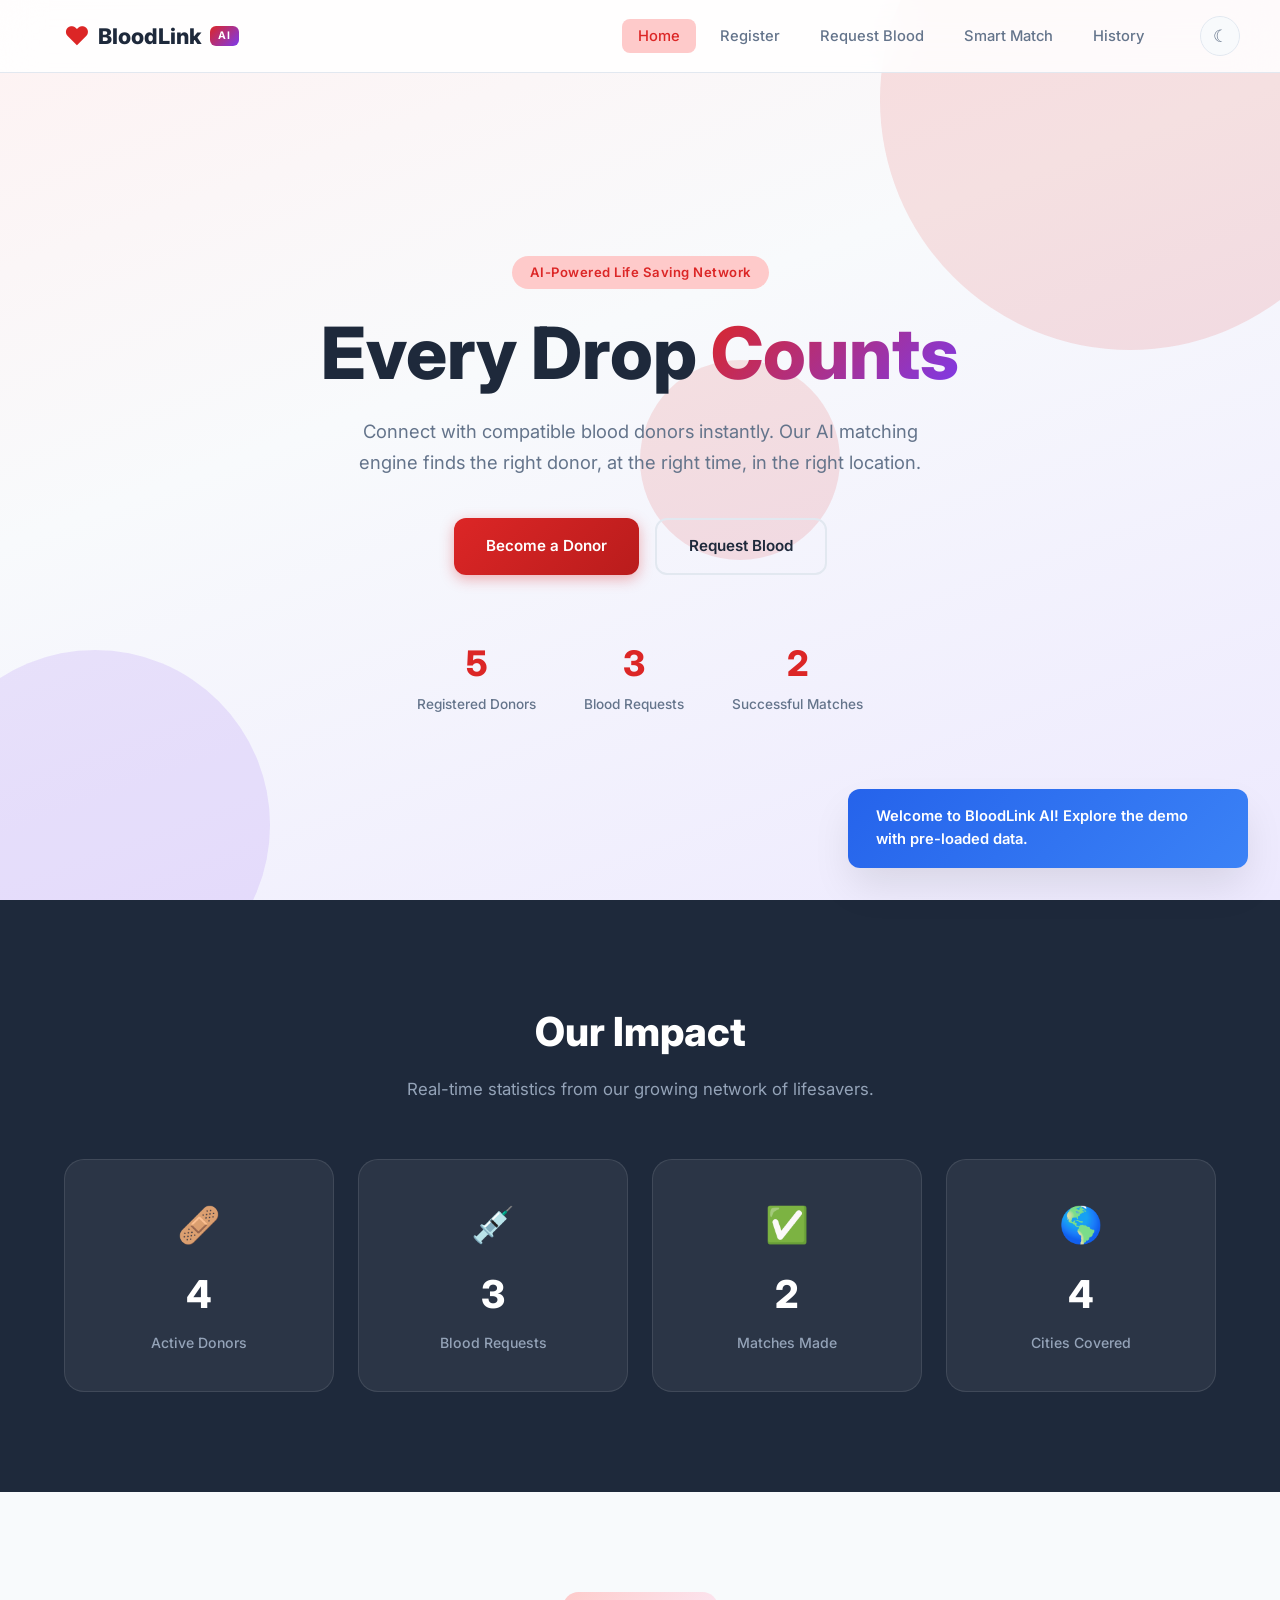
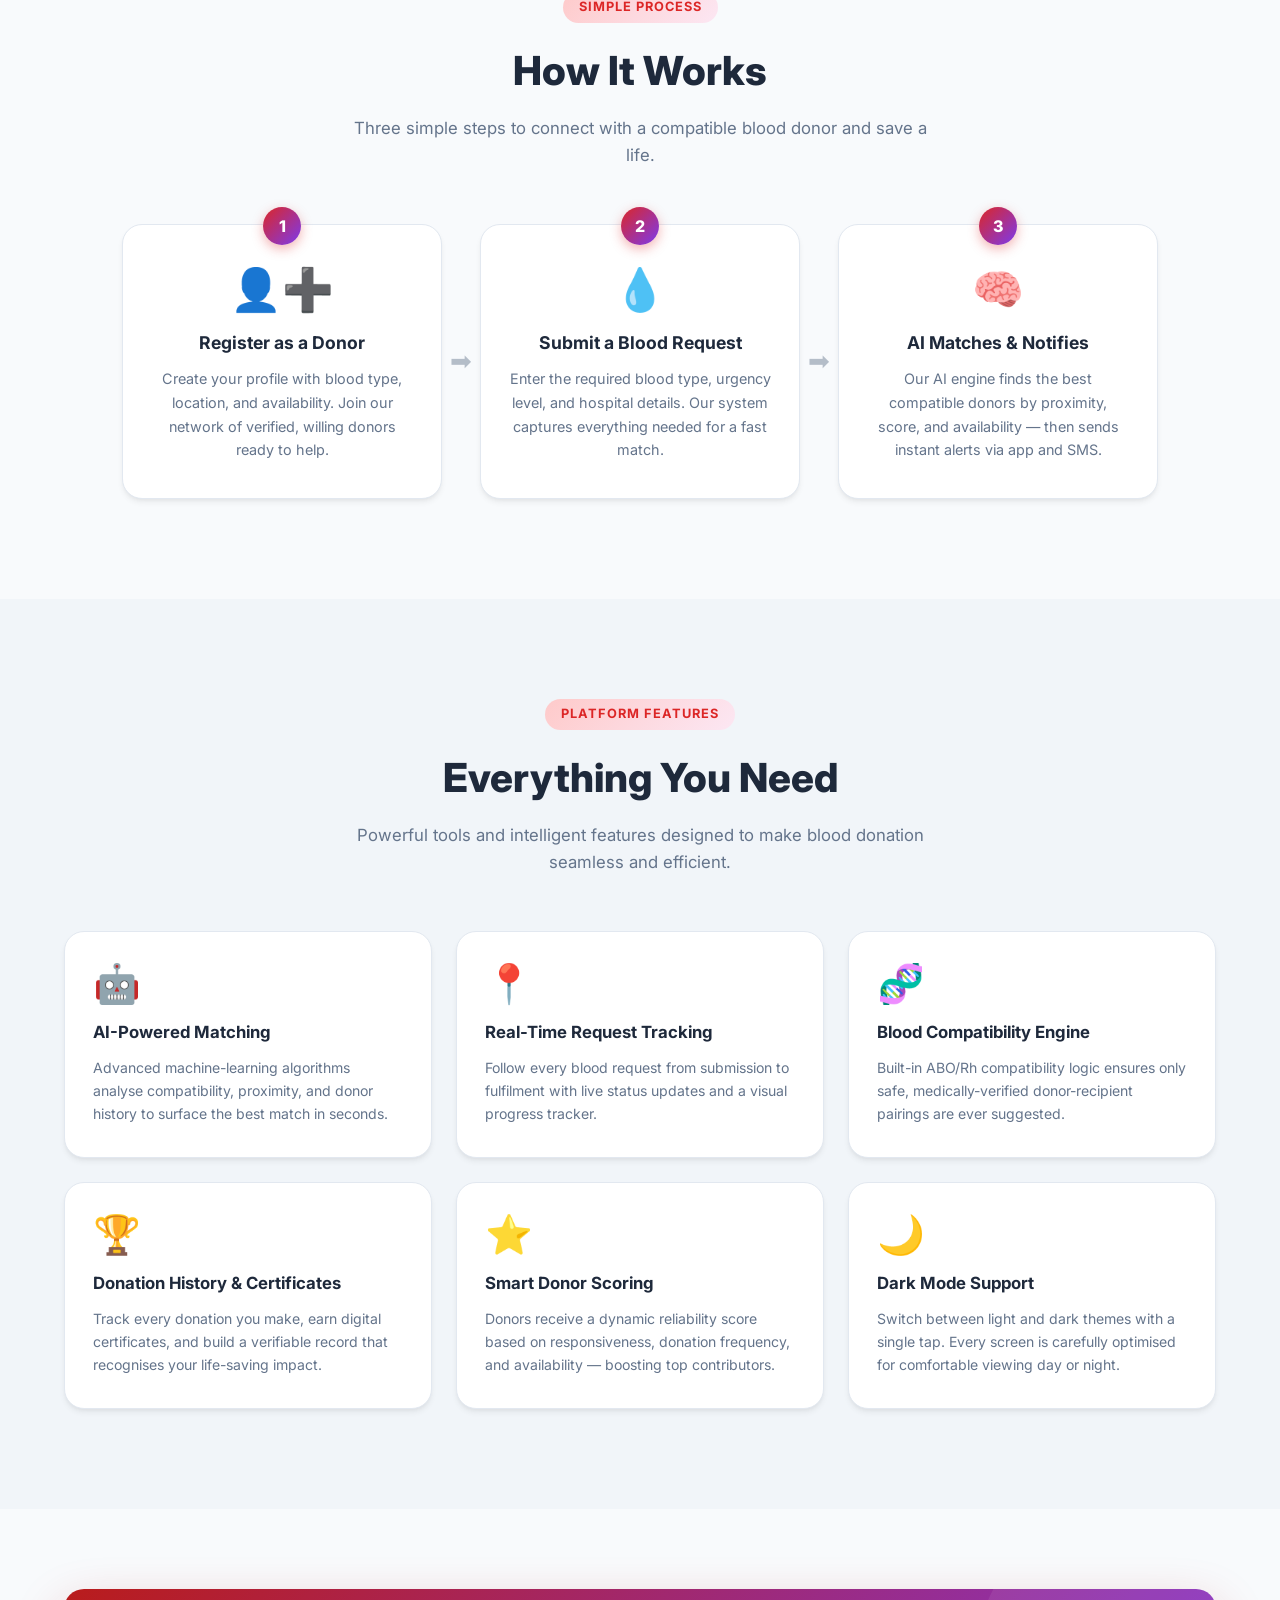
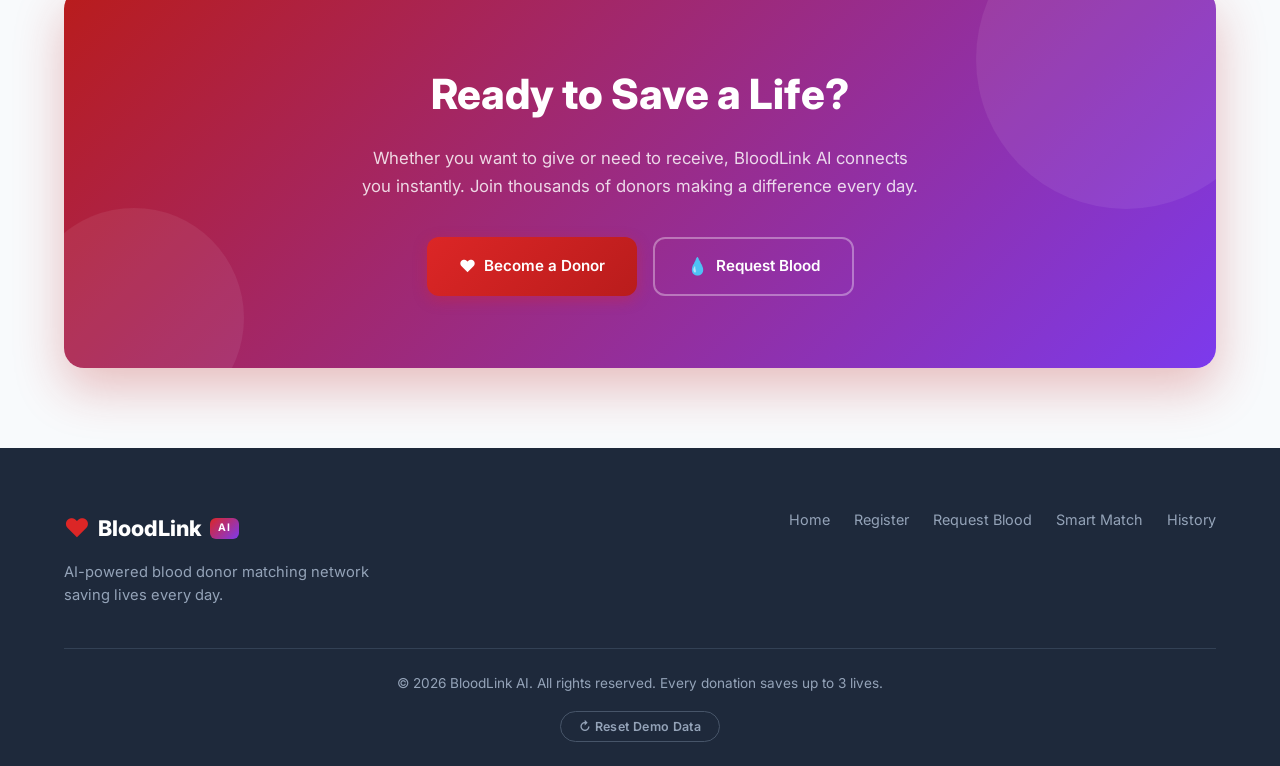
<file: index.html>
<!DOCTYPE html>
<html lang="en">
<head>
  <meta charset="UTF-8">
  <meta name="viewport" content="width=device-width, initial-scale=1.0">
  <meta name="description" content="BloodLink AI - Smart blood donor matching network powered by AI">
  <link rel="icon" href="data:image/svg+xml,<svg xmlns='http://www.w3.org/2000/svg' viewBox='0 0 100 100'><text y='.9em' font-size='90'>🩸</text></svg>" type="image/svg+xml">
  <title>AI Blood Donor Network — BloodLink AI</title>
  <link rel="preconnect" href="https://fonts.googleapis.com">
  <link rel="preconnect" href="https://fonts.gstatic.com" crossorigin>
  <link rel="stylesheet" href="style.css">
  <link href="https://fonts.googleapis.com/css2?family=Inter:wght@400;500;600;700;800&display=swap" rel="stylesheet">
</head>
<body class="page-home">
  <!-- Navbar -->
  <nav class="navbar" id="navbar">
    <div class="container nav-content">
      <a href="index.html" class="logo">
        <span class="logo-icon">&#9829;</span> BloodLink <span class="logo-ai">AI</span>
      </a>
      <button class="theme-toggle" id="themeToggle" aria-label="Toggle dark mode">
        <span class="theme-icon moon">&#9790;</span>
        <span class="theme-icon sun">&#9728;</span>
      </button>
      <button class="hamburger" id="hamburger" aria-label="Toggle menu">
        <span></span><span></span><span></span>
      </button>
      <ul class="nav-links" id="navLinks">
        <li><a href="index.html" class="active">Home</a></li>
        <li><a href="register.html">Register</a></li>
        <li><a href="request.html">Request Blood</a></li>
        <li><a href="matching.html">Smart Match</a></li>
        <li><a href="history.html">History</a></li>
      </ul>
    </div>
  </nav>

  <!-- Hero Section -->
  <section class="hero" id="hero">
    <div class="hero-bg-shapes">
      <div class="shape shape-1"></div>
      <div class="shape shape-2"></div>
      <div class="shape shape-3"></div>
    </div>
    <div class="container hero-content">
      <span class="badge">AI-Powered Life Saving Network</span>
      <h1>Every Drop <span class="gradient-text">Counts</span></h1>
      <p class="hero-subtitle">Connect with compatible blood donors instantly. Our AI matching engine finds the right donor, at the right time, in the right location.</p>
      <div class="hero-buttons">
        <a href="register.html" class="btn btn-primary">Become a Donor</a>
        <a href="request.html" class="btn btn-outline">Request Blood</a>
      </div>
      <div class="hero-stats">
        <div class="stat-item">
          <span class="stat-number" id="donorCount">0</span>
          <span class="stat-label">Registered Donors</span>
        </div>
        <div class="stat-item">
          <span class="stat-number" id="requestCount">0</span>
          <span class="stat-label">Blood Requests</span>
        </div>
        <div class="stat-item">
          <span class="stat-number" id="matchCount">0</span>
          <span class="stat-label">Successful Matches</span>
        </div>
      </div>
    </div>
  </section>

   <!-- Impact Stats -->
  <section class="section section-dark" id="stats">
    <div class="container">
      <div class="section-header">
        <h2 style="color:#fff">Our Impact</h2>
        <p style="color:#94a3b8">Real-time statistics from our growing network of lifesavers.</p>
      </div>
      <div class="stats-grid">
        <div class="stat-card">
          <div class="stat-icon">&#129657;</div>
          <strong id="statDonors">0</strong>
          <span>Active Donors</span>
        </div>
        <div class="stat-card">
          <div class="stat-icon">&#128137;</div>
          <strong id="statRequests">0</strong>
          <span>Blood Requests</span>
        </div>
        <div class="stat-card">
          <div class="stat-icon">&#9989;</div>
          <strong id="statMatches">0</strong>
          <span>Matches Made</span>
        </div>
        <div class="stat-card">
          <div class="stat-icon">&#127758;</div>
          <strong id="statCities">0</strong>
          <span>Cities Covered</span>
        </div>
      </div>
    </div>
  </section>

 <!-- How It Works -->
  <section class="section" id="how-it-works">
    <div class="container">
      <div class="section-header">
        <span class="section-badge">Simple Process</span>
        <h2>How It Works</h2>
        <p>Three simple steps to connect with a compatible blood donor and save a life.</p>
      </div>
      <div class="steps-grid">
        <div class="step-card">
          <div class="step-number">1</div>
          <div class="step-icon">&#128100;&#10133;</div>
          <h3>Register as a Donor</h3>
          <p>Create your profile with blood type, location, and availability. Join our network of verified, willing donors ready to help.</p>
        </div>
        <div class="step-connector">
          <span class="connector-arrow">&#10145;</span>
        </div>
        <div class="step-card">
          <div class="step-number">2</div>
          <div class="step-icon">&#128167;</div>
          <h3>Submit a Blood Request</h3>
          <p>Enter the required blood type, urgency level, and hospital details. Our system captures everything needed for a fast match.</p>
        </div>
        <div class="step-connector">
          <span class="connector-arrow">&#10145;</span>
        </div>
        <div class="step-card">
          <div class="step-number">3</div>
          <div class="step-icon">&#129504;</div>
          <h3>AI Matches &amp; Notifies</h3>
          <p>Our AI engine finds the best compatible donors by proximity, score, and availability — then sends instant alerts via app and SMS.</p>
        </div>
      </div>
    </div>
  </section>

  <!-- Features Grid -->
  <section class="section section-alt" id="features">
    <div class="container">
      <div class="section-header">
        <span class="section-badge">Platform Features</span>
        <h2>Everything You Need</h2>
        <p>Powerful tools and intelligent features designed to make blood donation seamless and efficient.</p>
      </div>
      <div class="features-grid">
        <div class="feature-card">
          <div class="feature-icon">&#129302;</div>
          <h3>AI-Powered Matching</h3>
          <p>Advanced machine-learning algorithms analyse compatibility, proximity, and donor history to surface the best match in seconds.</p>
        </div>
        <div class="feature-card">
          <div class="feature-icon">&#128205;</div>
          <h3>Real-Time Request Tracking</h3>
          <p>Follow every blood request from submission to fulfilment with live status updates and a visual progress tracker.</p>
        </div>
        <div class="feature-card">
          <div class="feature-icon">&#129516;</div>
          <h3>Blood Compatibility Engine</h3>
          <p>Built-in ABO/Rh compatibility logic ensures only safe, medically-verified donor-recipient pairings are ever suggested.</p>
        </div>
        <div class="feature-card">
          <div class="feature-icon">&#127942;</div>
          <h3>Donation History &amp; Certificates</h3>
          <p>Track every donation you make, earn digital certificates, and build a verifiable record that recognises your life-saving impact.</p>
        </div>
        <div class="feature-card">
          <div class="feature-icon">&#11088;</div>
          <h3>Smart Donor Scoring</h3>
          <p>Donors receive a dynamic reliability score based on responsiveness, donation frequency, and availability — boosting top contributors.</p>
        </div>
        <div class="feature-card">
          <div class="feature-icon">&#127769;</div>
          <h3>Dark Mode Support</h3>
          <p>Switch between light and dark themes with a single tap. Every screen is carefully optimised for comfortable viewing day or night.</p>
        </div>
      </div>
    </div>
  </section>

  <!-- Call to Action -->
  <section class="section cta-section" id="cta">
    <div class="container">
      <div class="cta-card">
        <div class="cta-bg-shapes">
          <div class="cta-shape cta-shape-1"></div>
          <div class="cta-shape cta-shape-2"></div>
        </div>
        <div class="cta-content">
          <h2>Ready to Save a Life?</h2>
          <p>Whether you want to give or need to receive, BloodLink AI connects you instantly. Join thousands of donors making a difference every day.</p>
          <div class="cta-buttons">
            <a href="register.html" class="btn btn-primary"><span class="btn-icon">&#9829;</span> Become a Donor</a>
            <a href="request.html" class="btn btn-outline" style="color:#fff;border-color:rgba(255,255,255,0.35)"><span class="btn-icon">&#128167;</span> Request Blood</a>
          </div>
        </div>
      </div>
    </div>
  </section>

 <!-- Footer -->
  <footer class="footer">
    <div class="container">
      <div class="footer-content">
        <div class="footer-brand">
          <span class="logo"><span class="logo-icon">&#9829;</span> BloodLink <span class="logo-ai">AI</span></span>
          <p>AI-powered blood donor matching network saving lives every day.</p>
        </div>
        <div class="footer-links">
          <a href="index.html">Home</a>
          <a href="register.html">Register</a>
          <a href="request.html">Request Blood</a>
          <a href="matching.html">Smart Match</a>
          <a href="history.html">History</a>
        </div>
      </div>
      <div class="footer-bottom">
        <p>&copy; 2026 BloodLink AI. All rights reserved. Every donation saves up to 3 lives.</p>
      </div>
    </div>
  </footer>

  <!-- Toast Notification -->
  <div id="toast" class="toast"></div>

  <!-- Notification Preview Overlay -->
  <div id="notificationOverlay" class="notification-overlay">
    <div class="notification-phone">
      <div class="notification-header">
        <span class="notif-app-icon">&#9829;</span>
        <span class="notif-app-name">BloodLink AI</span>
        <span class="notif-time">now</span>
      </div>
      <div class="notification-body">
        <h4 id="notifTitle">&#127881; Match Found!</h4>
        <p id="notifMessage">A compatible donor has been found for your request.</p>
      </div>
      <div class="notification-sms">
        <div class="sms-icon">&#128172;</div>
        <div class="sms-content">
          <strong>SMS Alert</strong>
          <p id="smsMessage">BloodLink AI: Compatible donor found! Donor is being notified. Track status in the app.</p>
        </div>
      </div>
    </div>
    <button class="notif-close" id="notifClose">&times;</button>
  </div>

  <script src="script.js"></script>
</body>
</html>
</file>
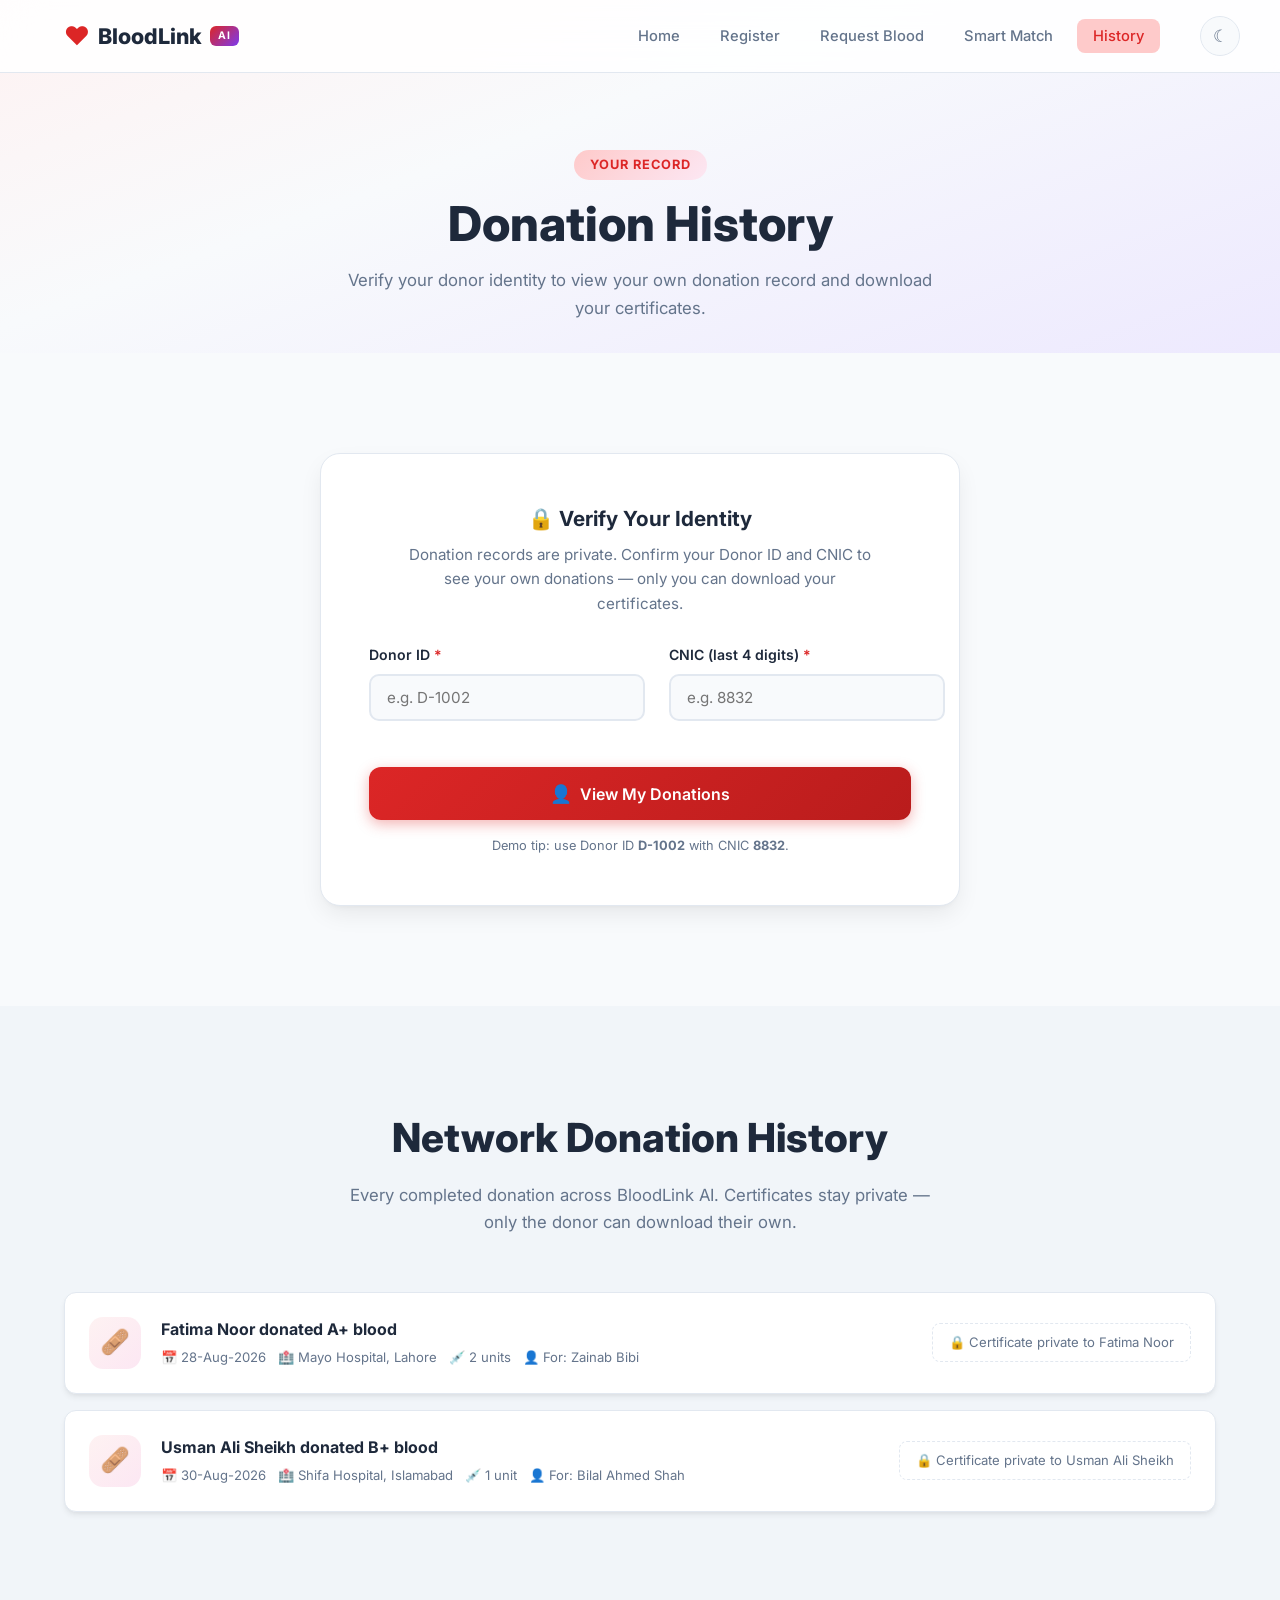
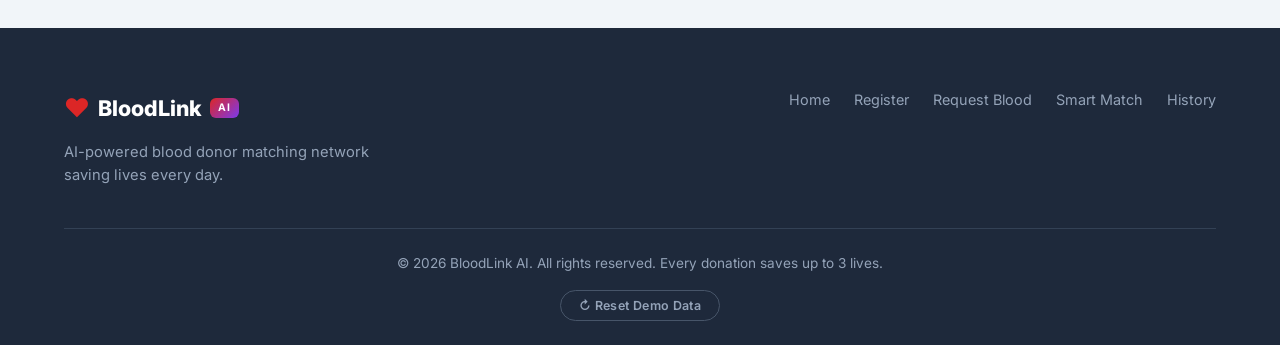
<file: history.html>
<!DOCTYPE html>
<html lang="en">
<head>
  <meta charset="UTF-8">
  <meta name="viewport" content="width=device-width, initial-scale=1.0">
  <meta name="description" content="BloodLink AI - Smart blood donor matching network powered by AI">
  <link rel="icon" href="data:image/svg+xml,<svg xmlns='http://www.w3.org/2000/svg' viewBox='0 0 100 100'><text y='.9em' font-size='90'>🩸</text></svg>" type="image/svg+xml">
  <title>Donation History — BloodLink AI</title>
  <link rel="preconnect" href="https://fonts.googleapis.com">
  <link rel="preconnect" href="https://fonts.gstatic.com" crossorigin>
  <link rel="stylesheet" href="style.css">
  <link href="https://fonts.googleapis.com/css2?family=Inter:wght@400;500;600;700;800&display=swap" rel="stylesheet">
  <link href="https://fonts.googleapis.com/css2?family=Great+Vibes&family=Playfair+Display:ital,wght@0,400;0,600;0,700;1,400&display=swap" rel="stylesheet">
</head>
<body class="page-history">
  <!-- Navbar -->
  <nav class="navbar" id="navbar">
    <div class="container nav-content">
      <a href="index.html" class="logo">
        <span class="logo-icon">&#9829;</span> BloodLink <span class="logo-ai">AI</span>
      </a>
      <button class="theme-toggle" id="themeToggle" aria-label="Toggle dark mode">
        <span class="theme-icon moon">&#9790;</span>
        <span class="theme-icon sun">&#9728;</span>
      </button>
      <button class="hamburger" id="hamburger" aria-label="Toggle menu">
        <span></span><span></span><span></span>
      </button>
      <ul class="nav-links" id="navLinks">
        <li><a href="index.html">Home</a></li>
        <li><a href="register.html">Register</a></li>
        <li><a href="request.html">Request Blood</a></li>
        <li><a href="matching.html">Smart Match</a></li>
        <li><a href="history.html" class="active">History</a></li>
      </ul>
    </div>
  </nav>

  <!-- Page Hero -->
  <section class="page-hero">
    <div class="container">
      <span class="section-badge">Your Record</span>
      <h1>Donation History</h1>
      <p>Verify your donor identity to view your own donation record and download your certificates.</p>
    </div>
  </section>

  <!-- My Record — Donor Verification -->
  <section class="section" id="my-record">
    <div class="container">
      <div class="form-card verify-card" id="verifyCard">
        <form id="verifyForm" novalidate>
          <div class="verify-intro">
            <h3>&#128274; Verify Your Identity</h3>
            <p>Donation records are private. Confirm your Donor ID and CNIC to see your own donations — only you can download your certificates.</p>
          </div>
          <div class="form-grid">
            <div class="form-group">
              <label for="verifyDonorId">Donor ID <span class="required">*</span></label>
              <input type="text" id="verifyDonorId" placeholder="e.g. D-1002" required aria-describedby="verifyDonorIdError" aria-invalid="false">
              <span class="error-msg" id="verifyDonorIdError"></span>
            </div>
            <div class="form-group">
              <label for="verifyCnic">CNIC (last 4 digits) <span class="required">*</span></label>
              <input type="text" id="verifyCnic" placeholder="e.g. 8832" maxlength="4" required aria-describedby="verifyCnicError" aria-invalid="false">
              <span class="error-msg" id="verifyCnicError"></span>
            </div>
          </div>
          <button type="submit" class="btn btn-primary btn-block">
            <span class="btn-icon">&#128100;</span> View My Donations
          </button>
          <p class="verify-demo-hint">Demo tip: use Donor ID <strong>D-1002</strong> with CNIC <strong>8832</strong>.</p>
        </form>
      </div>

      <!-- Personal donation record — shown after verification -->
      <div id="myRecord" class="my-record" style="display:none;">
        <div id="myRecordSummary"></div>
        <div class="my-record-actions">
          <h3>My Donations</h3>
          <button type="button" class="btn-link" id="switchDonor">&#8617; Switch donor</button>
        </div>
        <div id="myDonations"></div>
      </div>
    </div>
  </section>

  <!-- Network Donation History (view-only) -->
  <section class="section section-alt" id="history">
    <div class="container">
      <div class="section-header">
        <h2>Network Donation History</h2>
        <p>Every completed donation across BloodLink AI. Certificates stay private — only the donor can download their own.</p>
      </div>
      <div id="donationHistory" class="donation-history">
        <div class="empty-state">
          <div class="empty-icon">&#128203;</div>
          <h3>No Donations Yet</h3>
          <p>Completed donations across the network will appear here after the first successful match.</p>
        </div>
      </div>
    </div>
  </section>

  <!-- Footer -->
  <footer class="footer">
    <div class="container">
      <div class="footer-content">
        <div class="footer-brand">
          <span class="logo"><span class="logo-icon">&#9829;</span> BloodLink <span class="logo-ai">AI</span></span>
          <p>AI-powered blood donor matching network saving lives every day.</p>
        </div>
        <div class="footer-links">
          <a href="index.html">Home</a>
          <a href="register.html">Register</a>
          <a href="request.html">Request Blood</a>
          <a href="matching.html">Smart Match</a>
          <a href="history.html">History</a>
        </div>
      </div>
      <div class="footer-bottom">
        <p>&copy; 2026 BloodLink AI. All rights reserved. Every donation saves up to 3 lives.</p>
      </div>
    </div>
  </footer>

  <!-- Toast Notification -->
  <div id="toast" class="toast"></div>

  <script src="script.js"></script>
</body>
</html>
</file>
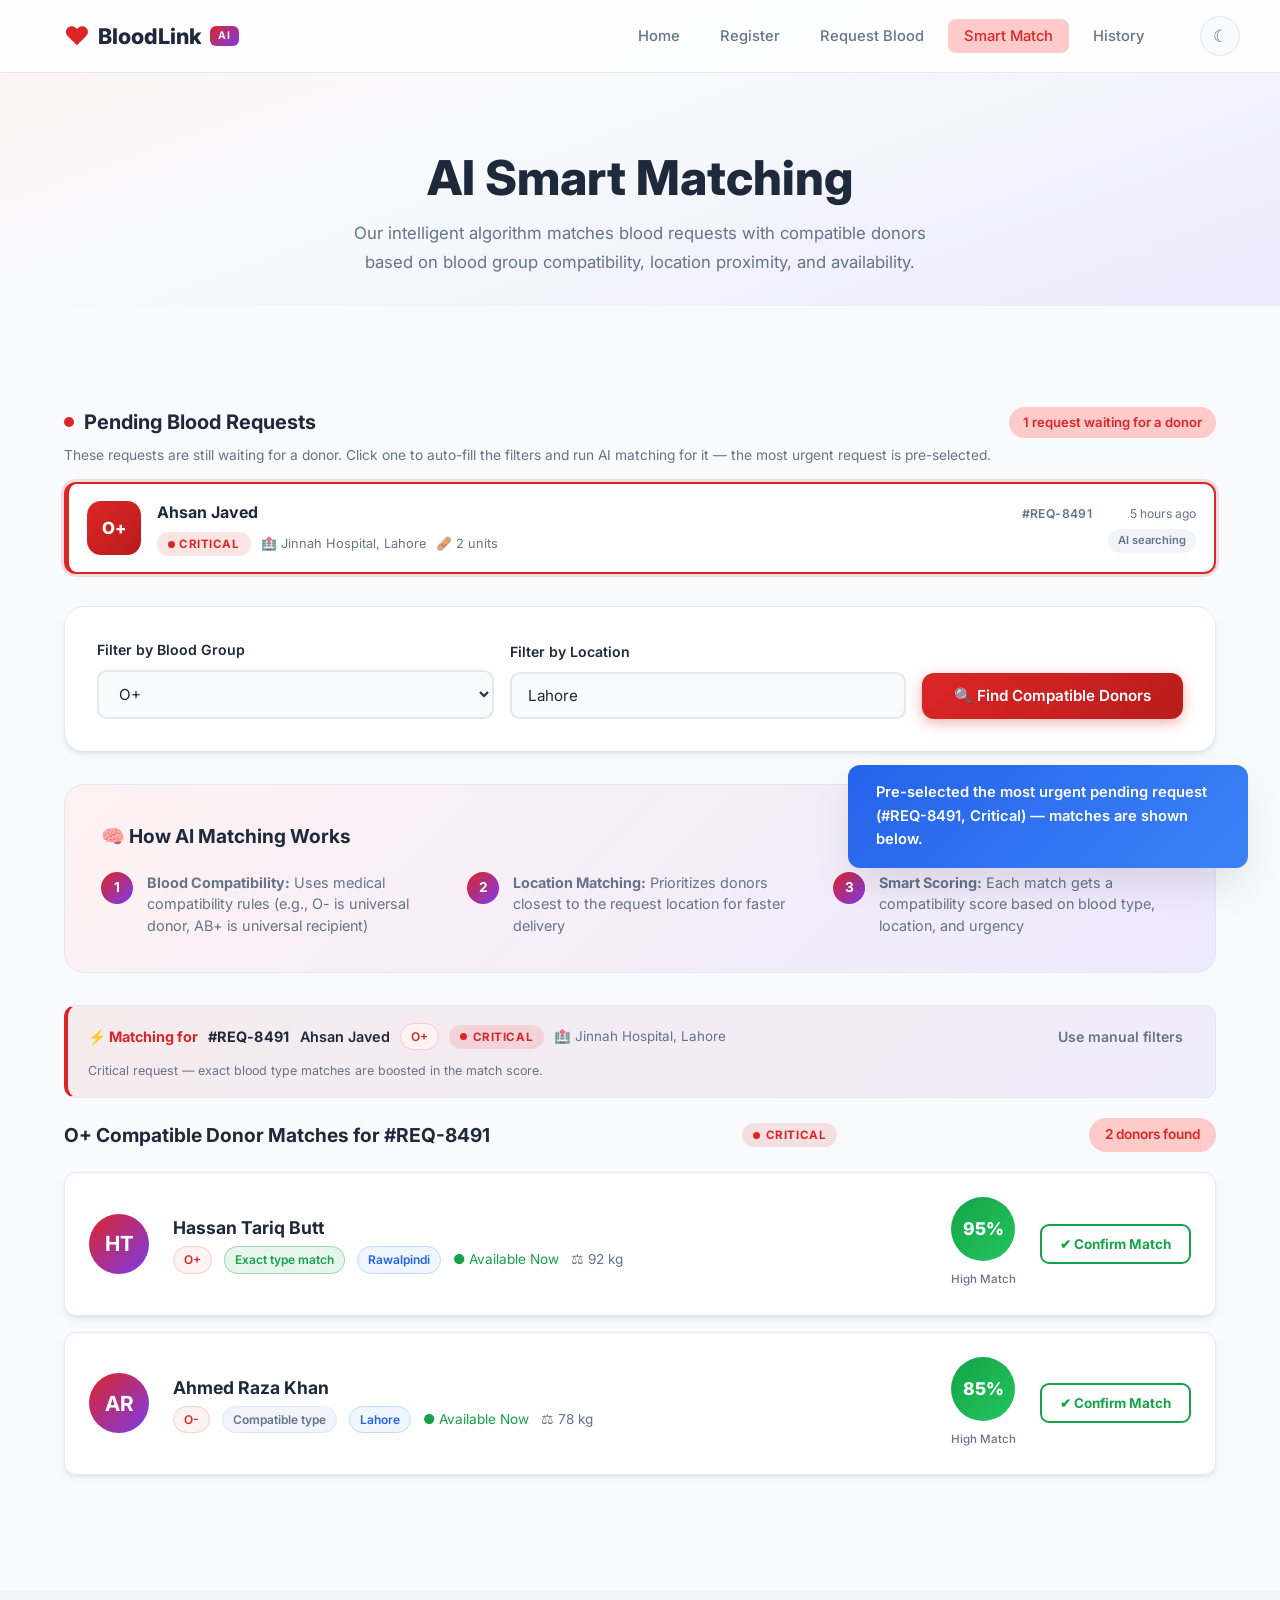
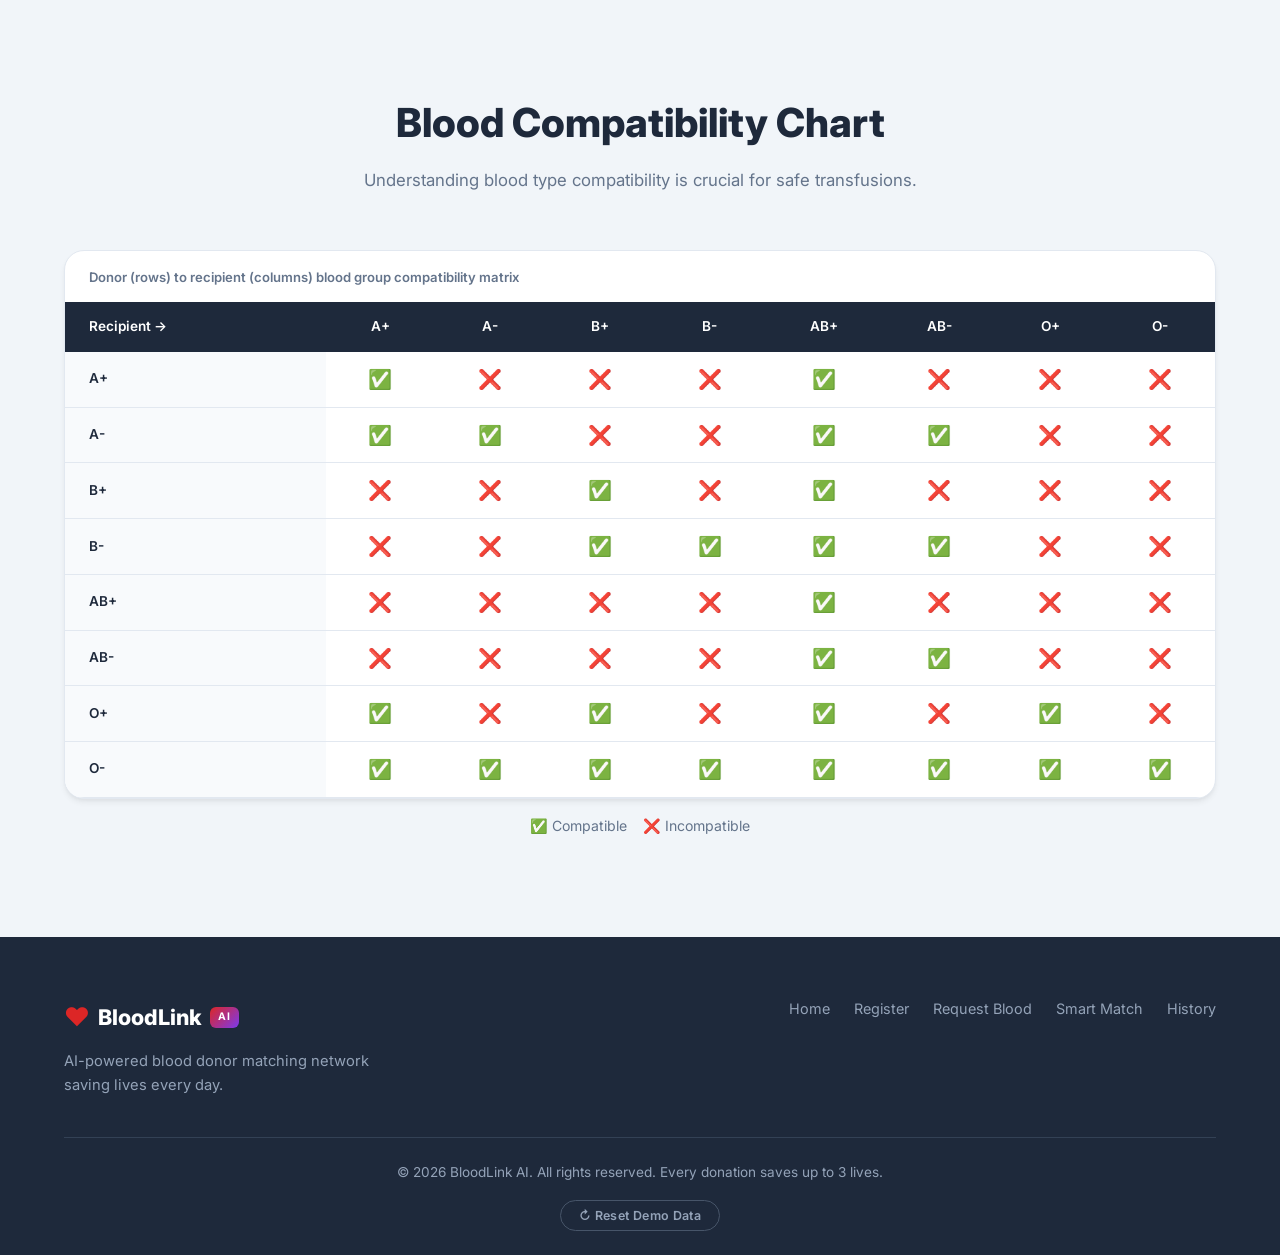
<file: matching.html>
<!DOCTYPE html>
<html lang="en">
<head>
  <meta charset="UTF-8">
  <meta name="viewport" content="width=device-width, initial-scale=1.0">
  <meta name="description" content="BloodLink AI - Smart blood donor matching network powered by AI">
  <link rel="icon" href="data:image/svg+xml,<svg xmlns='http://www.w3.org/2000/svg' viewBox='0 0 100 100'><text y='.9em' font-size='90'>🩸</text></svg>" type="image/svg+xml">
  <title>AI Smart Matching — BloodLink AI</title>
  <link rel="preconnect" href="https://fonts.googleapis.com">
  <link rel="preconnect" href="https://fonts.gstatic.com" crossorigin>
  <link rel="stylesheet" href="style.css">
  <link href="https://fonts.googleapis.com/css2?family=Inter:wght@400;500;600;700;800&display=swap" rel="stylesheet">
</head>
<body class="page-matching">
  <!-- Navbar -->
  <nav class="navbar" id="navbar">
    <div class="container nav-content">
      <a href="index.html" class="logo">
        <span class="logo-icon">&#9829;</span> BloodLink <span class="logo-ai">AI</span>
      </a>
      <button class="theme-toggle" id="themeToggle" aria-label="Toggle dark mode">
        <span class="theme-icon moon">&#9790;</span>
        <span class="theme-icon sun">&#9728;</span>
      </button>
      <button class="hamburger" id="hamburger" aria-label="Toggle menu">
        <span></span><span></span><span></span>
      </button>
      <ul class="nav-links" id="navLinks">
        <li><a href="index.html">Home</a></li>
        <li><a href="register.html">Register</a></li>
        <li><a href="request.html">Request Blood</a></li>
        <li><a href="matching.html" class="active">Smart Match</a></li>
        <li><a href="history.html">History</a></li>
      </ul>
    </div>
  </nav>

  <!-- Page Hero -->
  <section class="page-hero">
    <div class="container">
      <h1>AI Smart Matching</h1>
      <p>Our intelligent algorithm matches blood requests with compatible donors based on blood group compatibility, location proximity, and availability.</p>
    </div>
  </section>

<!-- Smart Matching -->
  <section class="section" id="matching">
    <div class="container">
      <!-- Pending Requests (fed by submitted blood requests) -->
      <div class="pending-requests" id="pendingRequests" style="display:none;">
        <div class="pending-header">
          <h3><span class="pending-pulse" aria-hidden="true"></span> Pending Blood Requests</h3>
          <span class="pending-count" id="pendingCount"></span>
        </div>
        <p class="pending-hint">These requests are still waiting for a donor. Click one to auto-fill the filters and run AI matching for it — the most urgent request is pre-selected.</p>
        <div class="pending-list" id="pendingRequestsList"></div>
      </div>

      <div class="matching-controls">
        <div class="form-group">
          <label for="filterBlood">Filter by Blood Group</label>
          <select id="filterBlood">
            <option value="">All Blood Groups</option>
            <option value="A+">A+</option>
            <option value="A-">A-</option>
            <option value="B+">B+</option>
            <option value="B-">B-</option>
            <option value="AB+">AB+</option>
            <option value="AB-">AB-</option>
            <option value="O+">O+</option>
            <option value="O-">O-</option>
          </select>
        </div>
        <div class="form-group">
          <label for="filterLocation">Filter by Location</label>
          <input type="text" id="filterLocation" list="cityList" placeholder="e.g. Lahore">
        </div>
        <button class="btn btn-primary" id="findMatches">
          &#128269; Find Compatible Donors
        </button>
      </div>

      <div class="matching-info">
        <div class="info-card">
          <h3>&#129504; How AI Matching Works</h3>
          <div class="matching-steps">
            <div class="match-step">
              <span class="step-num">1</span>
              <p><strong>Blood Compatibility:</strong> Uses medical compatibility rules (e.g., O- is universal donor, AB+ is universal recipient)</p>
            </div>
            <div class="match-step">
              <span class="step-num">2</span>
              <p><strong>Location Matching:</strong> Prioritizes donors closest to the request location for faster delivery</p>
            </div>
            <div class="match-step">
              <span class="step-num">3</span>
              <p><strong>Smart Scoring:</strong> Each match gets a compatibility score based on blood type, location, and urgency</p>
            </div>
          </div>
        </div>
      </div>

      <!-- Which request the matching below runs against -->
      <div class="match-context" id="matchContext" style="display:none;" aria-live="polite"></div>

      <div id="matchResults" class="match-results">
        <div class="empty-state">
          <div class="empty-icon">&#128269;</div>
          <h3>No Matches Yet</h3>
          <p>Register donors and submit blood requests to see AI-powered matching results here.</p>
        </div>
      </div>
    </div>
  </section>

  <!-- Compatibility Chart -->
  <section class="section section-alt" id="compatibility">
    <div class="container">
      <div class="section-header">
        <h2>Blood Compatibility Chart</h2>
        <p>Understanding blood type compatibility is crucial for safe transfusions.</p>
      </div>
      <div class="compat-table-wrapper">
        <table class="compat-table">
          <caption>Donor (rows) to recipient (columns) blood group compatibility matrix</caption>
          <thead>
            <tr>
              <th scope="col">Recipient &#8594;</th>
              <th scope="col">A+</th><th scope="col">A-</th><th scope="col">B+</th><th scope="col">B-</th>
              <th scope="col">AB+</th><th scope="col">AB-</th><th scope="col">O+</th><th scope="col">O-</th>
            </tr>
          </thead>
          <tbody id="compatTableBody"></tbody>
        </table>
      </div>
      <p class="compat-legend">&#9989; Compatible &nbsp;&nbsp; &#10060; Incompatible</p>
    </div>
  </section>



  <!-- Footer -->
  <footer class="footer">
    <div class="container">
      <div class="footer-content">
        <div class="footer-brand">
          <span class="logo"><span class="logo-icon">&#9829;</span> BloodLink <span class="logo-ai">AI</span></span>
          <p>AI-powered blood donor matching network saving lives every day.</p>
        </div>
        <div class="footer-links">
          <a href="index.html">Home</a>
          <a href="register.html">Register</a>
          <a href="request.html">Request Blood</a>
          <a href="matching.html">Smart Match</a>
          <a href="history.html">History</a>
        </div>
      </div>
      <div class="footer-bottom">
        <p>&copy; 2026 BloodLink AI. All rights reserved. Every donation saves up to 3 lives.</p>
      </div>
    </div>
  </footer>

  <!-- City Suggestions -->
  <datalist id="cityList">
    <option value="Lahore">
    <option value="Karachi">
    <option value="Islamabad">
    <option value="Rawalpindi">
    <option value="Faisalabad">
    <option value="Multan">
    <option value="Peshawar">
    <option value="Quetta">
    <option value="Sialkot">
    <option value="Gujranwala">
    <option value="Hyderabad">
    <option value="Bahawalpur">
    <option value="Sargodha">
    <option value="Sukkur">
    <option value="Larkana">
    <option value="Abbottabad">
    <option value="Mardan">
    <option value="Muzaffarabad">
    <option value="Dera Ghazi Khan">
    <option value="Sahiwal">
    <option value="Nawabshah">
    <option value="Mirpur Khas">
    <option value="Jhang">
    <option value="Sheikhupura">
    <option value="Kasur">
    <option value="Rahim Yar Khan">
    <option value="Gujrat">
    <option value="Mingora">
    <option value="Dera Ismail Khan">
    <option value="Chiniot">
  </datalist>

  <!-- Toast Notification -->
  <div id="toast" class="toast"></div>

  <script src="script.js"></script>
</body>
</html>
</file>
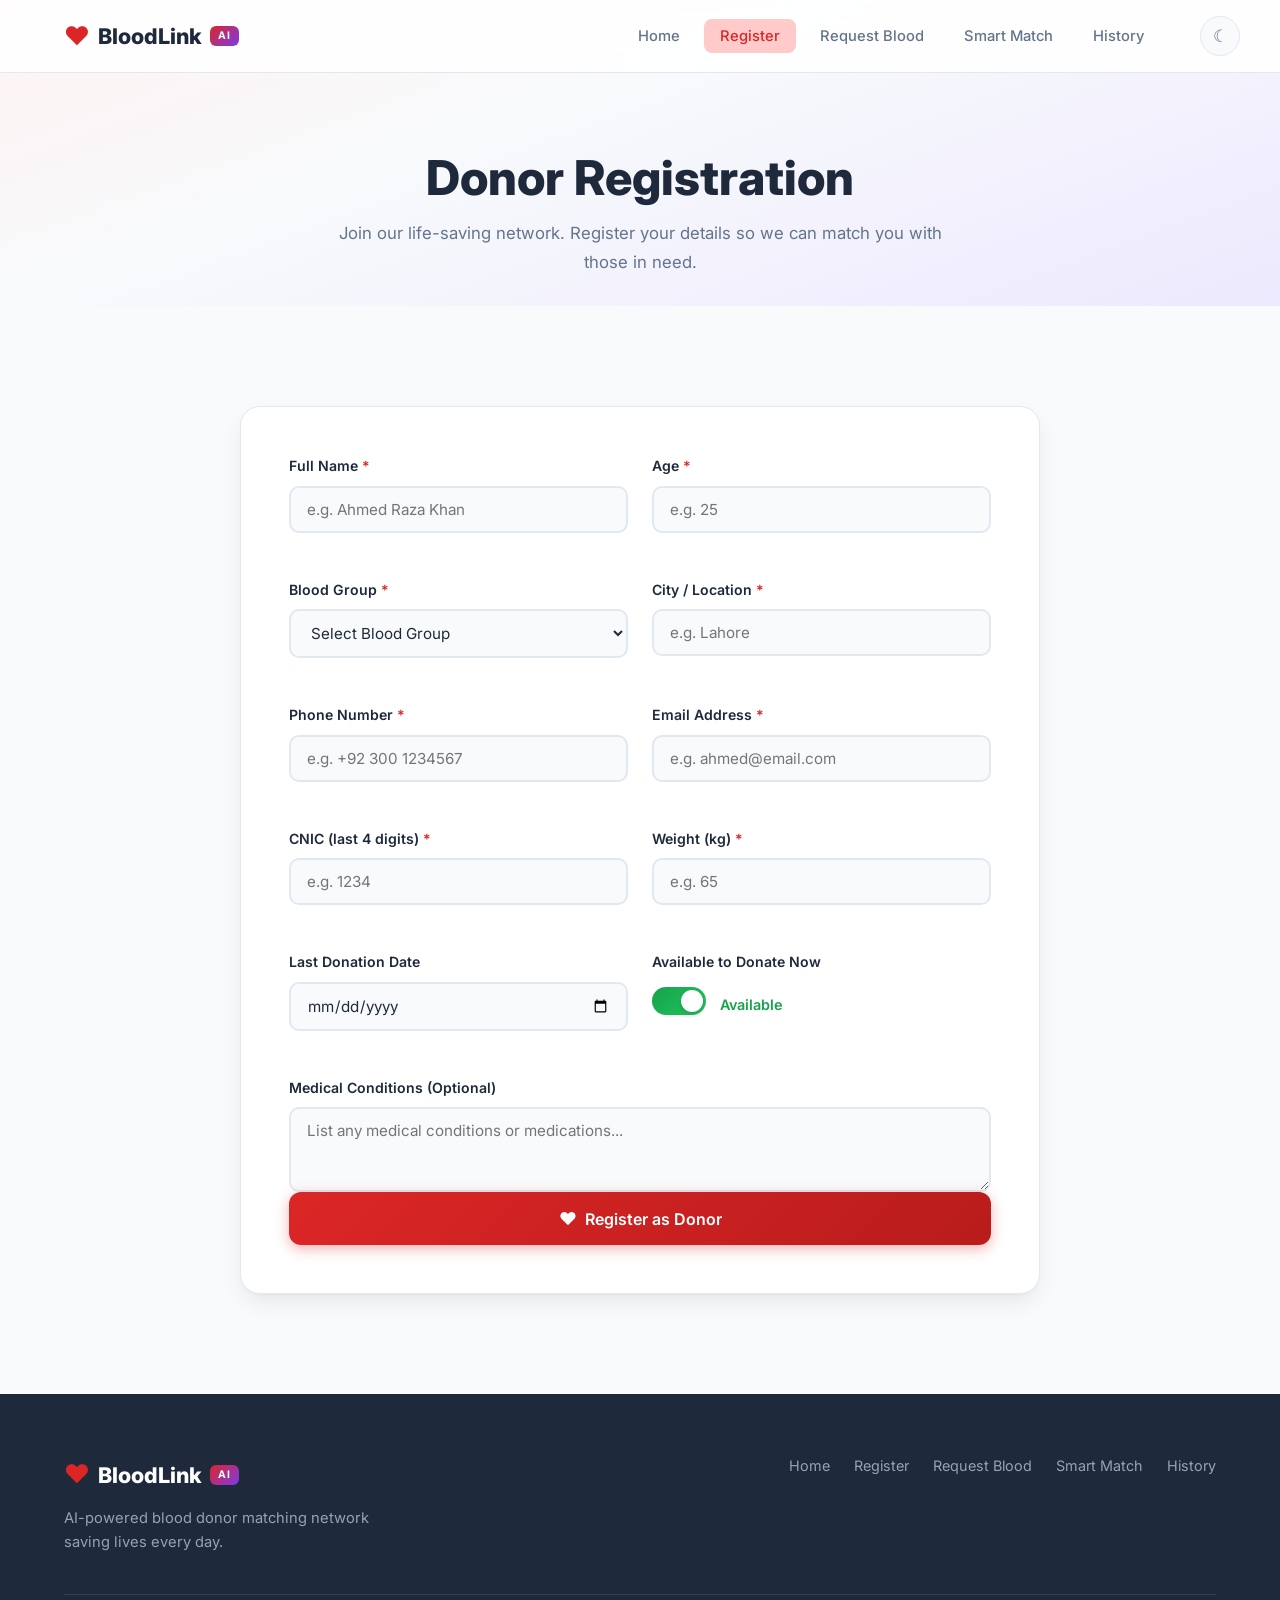
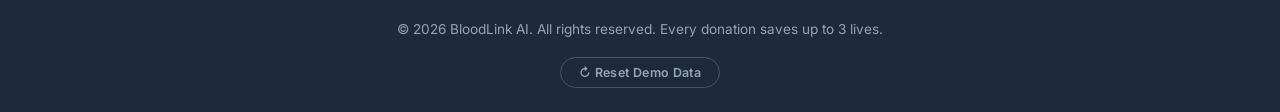
<file: register.html>
<!DOCTYPE html>
<html lang="en">
<head>
  <meta charset="UTF-8">
  <meta name="viewport" content="width=device-width, initial-scale=1.0">
  <meta name="description" content="BloodLink AI - Smart blood donor matching network powered by AI">
  <link rel="icon" href="data:image/svg+xml,<svg xmlns='http://www.w3.org/2000/svg' viewBox='0 0 100 100'><text y='.9em' font-size='90'>🩸</text></svg>" type="image/svg+xml">
  <title>Donor Registration — BloodLink AI</title>
  <link rel="preconnect" href="https://fonts.googleapis.com">
  <link rel="preconnect" href="https://fonts.gstatic.com" crossorigin>
  <link rel="stylesheet" href="style.css">
  <link href="https://fonts.googleapis.com/css2?family=Inter:wght@400;500;600;700;800&display=swap" rel="stylesheet">
</head>
<body class="page-register">
  <!-- Navbar -->
  <nav class="navbar" id="navbar">
    <div class="container nav-content">
      <a href="index.html" class="logo">
        <span class="logo-icon">&#9829;</span> BloodLink <span class="logo-ai">AI</span>
      </a>
      <button class="theme-toggle" id="themeToggle" aria-label="Toggle dark mode">
        <span class="theme-icon moon">&#9790;</span>
        <span class="theme-icon sun">&#9728;</span>
      </button>
      <button class="hamburger" id="hamburger" aria-label="Toggle menu">
        <span></span><span></span><span></span>
      </button>
      <ul class="nav-links" id="navLinks">
        <li><a href="index.html">Home</a></li>
        <li><a href="register.html" class="active">Register</a></li>
        <li><a href="request.html">Request Blood</a></li>
        <li><a href="matching.html">Smart Match</a></li>
        <li><a href="history.html">History</a></li>
      </ul>
    </div>
  </nav>

  <!-- Page Hero -->
  <section class="page-hero">
    <div class="container">
      <h1>Donor Registration</h1>
      <p>Join our life-saving network. Register your details so we can match you with those in need.</p>
    </div>
  </section>

  <!-- Donor Registration -->
  <section class="section" id="register">
    <div class="container">
      <div class="form-card">
        <form id="donorForm" novalidate>
          <div class="form-grid">
            <div class="form-group">
              <label for="donorName">Full Name <span class="required">*</span></label>
              <input type="text" id="donorName" placeholder="e.g. Ahmed Raza Khan" required aria-describedby="donorNameError" aria-invalid="false">
              <span class="error-msg" id="donorNameError"></span>
            </div>
            <div class="form-group">
              <label for="donorAge">Age <span class="required">*</span></label>
              <input type="number" id="donorAge" placeholder="e.g. 25" min="18" max="65" required aria-describedby="donorAgeError" aria-invalid="false">
              <span class="error-msg" id="donorAgeError"></span>
            </div>
            <div class="form-group">
              <label for="donorBlood">Blood Group <span class="required">*</span></label>
              <select id="donorBlood" required aria-describedby="donorBloodError" aria-invalid="false">
                <option value="">Select Blood Group</option>
                <option value="A+">A+</option>
                <option value="A-">A-</option>
                <option value="B+">B+</option>
                <option value="B-">B-</option>
                <option value="AB+">AB+</option>
                <option value="AB-">AB-</option>
                <option value="O+">O+</option>
                <option value="O-">O-</option>
              </select>
              <span class="error-msg" id="donorBloodError"></span>
            </div>
            <div class="form-group">
              <label for="donorLocation">City / Location <span class="required">*</span></label>
              <input type="text" id="donorLocation" list="cityList" placeholder="e.g. Lahore" required aria-describedby="donorLocationError" aria-invalid="false">
              <span class="error-msg" id="donorLocationError"></span>
            </div>
            <div class="form-group">
              <label for="donorPhone">Phone Number <span class="required">*</span></label>
              <input type="tel" id="donorPhone" placeholder="e.g. +92 300 1234567" required aria-describedby="donorPhoneError" aria-invalid="false">
              <span class="error-msg" id="donorPhoneError"></span>
            </div>
            <div class="form-group">
              <label for="donorEmail">Email Address <span class="required">*</span></label>
              <input type="email" id="donorEmail" placeholder="e.g. ahmed@email.com" required aria-describedby="donorEmailError" aria-invalid="false">
              <span class="error-msg" id="donorEmailError"></span>
            </div>
            <div class="form-group">
              <label for="donorCNIC">CNIC (last 4 digits) <span class="required">*</span></label>
              <input type="text" id="donorCNIC" placeholder="e.g. 1234" maxlength="4" required aria-describedby="donorCNICError" aria-invalid="false">
              <span class="error-msg" id="donorCNICError"></span>
            </div>
            <div class="form-group">
              <label for="donorWeight">Weight (kg) <span class="required">*</span></label>
              <input type="number" id="donorWeight" placeholder="e.g. 65" min="50" max="200" required aria-describedby="donorWeightError" aria-invalid="false">
              <span class="error-msg" id="donorWeightError"></span>
            </div>
            <div class="form-group">
              <label for="donorLastDonation">Last Donation Date</label>
              <input type="date" id="donorLastDonation" aria-describedby="donorLastDonationError" aria-invalid="false">
              <span class="error-msg" id="donorLastDonationError"></span>
            </div>
            <div class="form-group">
              <label>Available to Donate Now</label>
              <div class="toggle-wrapper">
                <label class="toggle-switch">
                  <input type="checkbox" id="donorAvailable" checked>
                  <span class="toggle-slider"></span>
                </label>
                <span class="toggle-label" id="toggleLabel">Available</span>
              </div>
            </div>
          </div>
          <div class="form-group">
            <label for="donorMedical">Medical Conditions (Optional)</label>
            <textarea id="donorMedical" rows="3" placeholder="List any medical conditions or medications..."></textarea>
          </div>
          <button type="submit" class="btn btn-primary btn-block">
            <span class="btn-icon">&#9829;</span> Register as Donor
          </button>
        </form>
      </div>
    </div>
  </section>

  <!-- Footer -->
  <footer class="footer">
    <div class="container">
      <div class="footer-content">
        <div class="footer-brand">
          <span class="logo"><span class="logo-icon">&#9829;</span> BloodLink <span class="logo-ai">AI</span></span>
          <p>AI-powered blood donor matching network saving lives every day.</p>
        </div>
        <div class="footer-links">
          <a href="index.html">Home</a>
          <a href="register.html">Register</a>
          <a href="request.html">Request Blood</a>
          <a href="matching.html">Smart Match</a>
          <a href="history.html">History</a>
        </div>
      </div>
      <div class="footer-bottom">
        <p>&copy; 2026 BloodLink AI. All rights reserved. Every donation saves up to 3 lives.</p>
      </div>
    </div>
  </footer>

  <!-- City Suggestions -->
  <datalist id="cityList">
    <option value="Lahore">
    <option value="Karachi">
    <option value="Islamabad">
    <option value="Rawalpindi">
    <option value="Faisalabad">
    <option value="Multan">
    <option value="Peshawar">
    <option value="Quetta">
    <option value="Sialkot">
    <option value="Gujranwala">
    <option value="Hyderabad">
    <option value="Bahawalpur">
    <option value="Sargodha">
    <option value="Sukkur">
    <option value="Larkana">
    <option value="Abbottabad">
    <option value="Mardan">
    <option value="Muzaffarabad">
    <option value="Dera Ghazi Khan">
    <option value="Sahiwal">
    <option value="Nawabshah">
    <option value="Mirpur Khas">
    <option value="Jhang">
    <option value="Sheikhupura">
    <option value="Kasur">
    <option value="Rahim Yar Khan">
    <option value="Gujrat">
    <option value="Mingora">
    <option value="Dera Ismail Khan">
    <option value="Chiniot">
  </datalist>

  <!-- Toast Notification -->
  <div id="toast" class="toast"></div>

  <script src="script.js"></script>
</body>
</html>
</file>
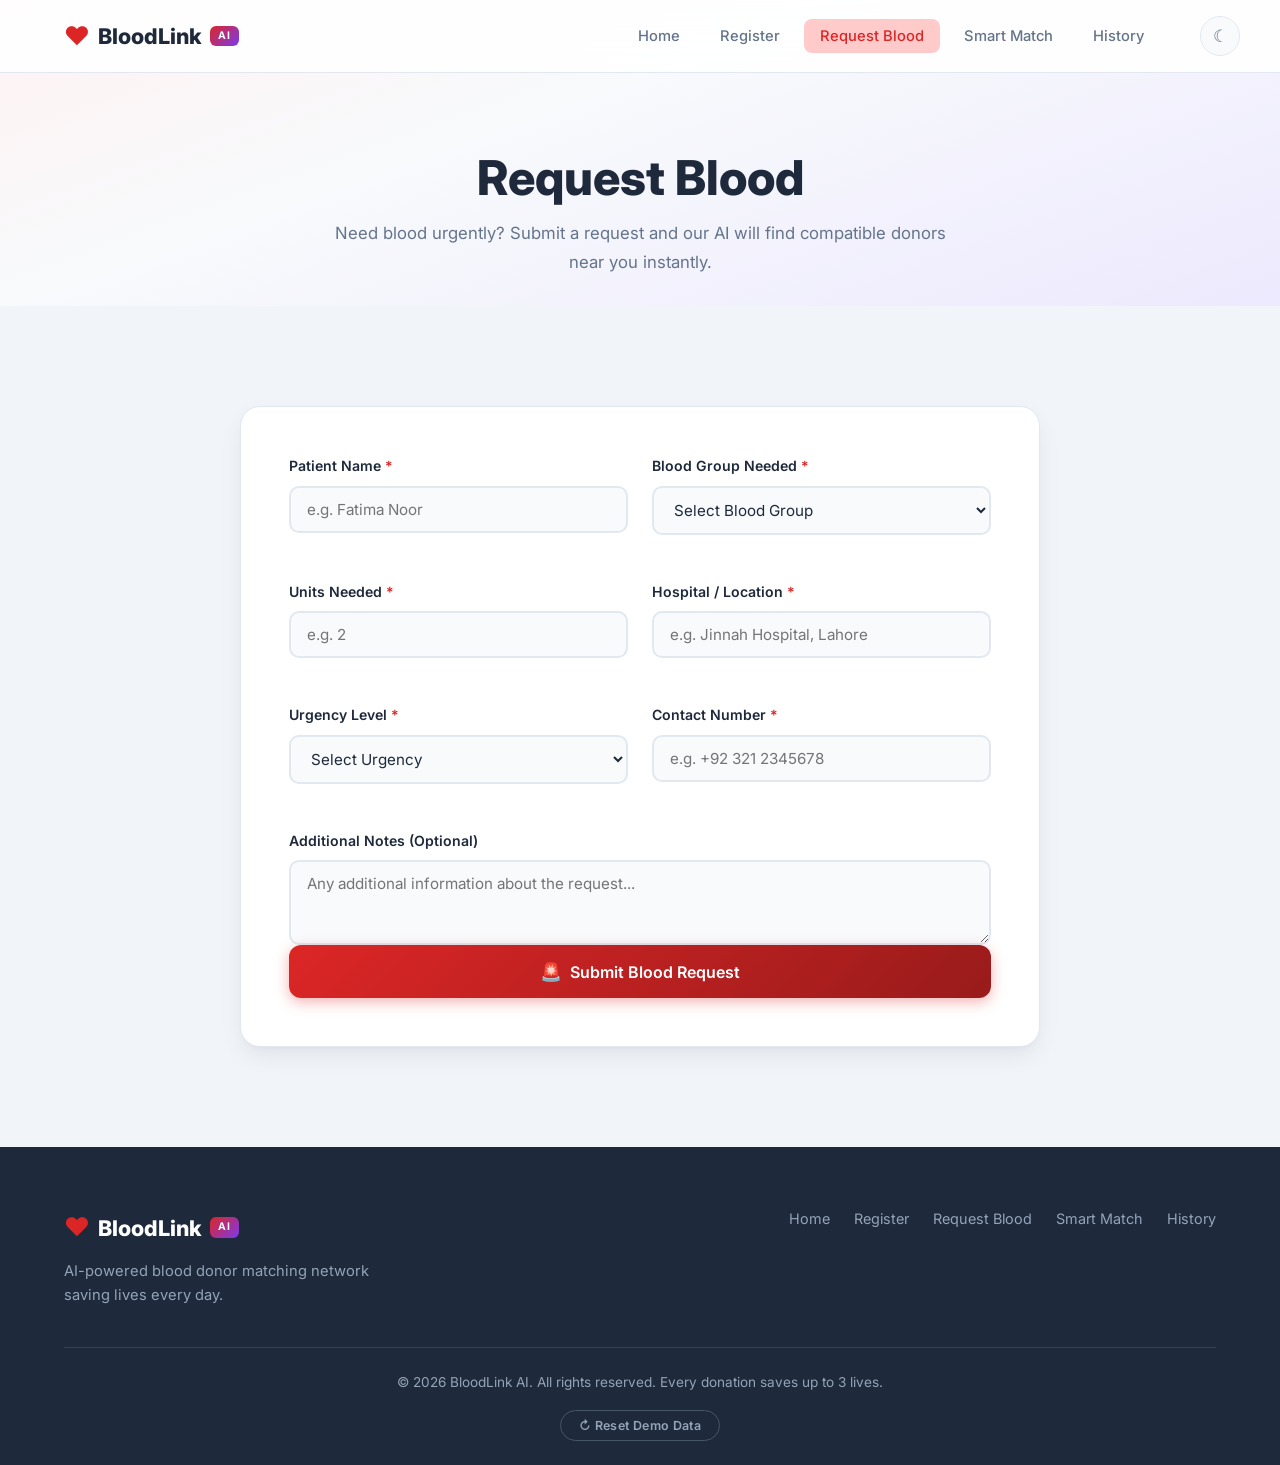
<file: request.html>
<!DOCTYPE html>
<html lang="en">
<head>
  <meta charset="UTF-8">
  <meta name="viewport" content="width=device-width, initial-scale=1.0">
  <meta name="description" content="BloodLink AI - Smart blood donor matching network powered by AI">
  <link rel="icon" href="data:image/svg+xml,<svg xmlns='http://www.w3.org/2000/svg' viewBox='0 0 100 100'><text y='.9em' font-size='90'>🩸</text></svg>" type="image/svg+xml">
  <title>Request Blood — BloodLink AI</title>
  <link rel="preconnect" href="https://fonts.googleapis.com">
  <link rel="preconnect" href="https://fonts.gstatic.com" crossorigin>
  <link rel="stylesheet" href="style.css">
  <link href="https://fonts.googleapis.com/css2?family=Inter:wght@400;500;600;700;800&display=swap" rel="stylesheet">
</head>
<body class="page-request">
  <!-- Navbar -->
  <nav class="navbar" id="navbar">
    <div class="container nav-content">
      <a href="index.html" class="logo">
        <span class="logo-icon">&#9829;</span> BloodLink <span class="logo-ai">AI</span>
      </a>
      <button class="theme-toggle" id="themeToggle" aria-label="Toggle dark mode">
        <span class="theme-icon moon">&#9790;</span>
        <span class="theme-icon sun">&#9728;</span>
      </button>
      <button class="hamburger" id="hamburger" aria-label="Toggle menu">
        <span></span><span></span><span></span>
      </button>
      <ul class="nav-links" id="navLinks">
        <li><a href="index.html">Home</a></li>
        <li><a href="register.html">Register</a></li>
        <li><a href="request.html" class="active">Request Blood</a></li>
        <li><a href="matching.html">Smart Match</a></li>
        <li><a href="history.html">History</a></li>
      </ul>
    </div>
  </nav>

  <!-- Page Hero -->
  <section class="page-hero">
    <div class="container">
      <h1>Request Blood</h1>
      <p>Need blood urgently? Submit a request and our AI will find compatible donors near you instantly.</p>
    </div>
  </section>

   <!-- Request Blood -->
  <section class="section section-alt" id="request">
    <div class="container">
      <div class="form-card">
        <form id="requestForm" novalidate>
          <div class="form-grid">
            <div class="form-group">
              <label for="patientName">Patient Name <span class="required">*</span></label>
              <input type="text" id="patientName" placeholder="e.g. Fatima Noor" required aria-describedby="patientNameError" aria-invalid="false">
              <span class="error-msg" id="patientNameError"></span>
            </div>
            <div class="form-group">
              <label for="requestBlood">Blood Group Needed <span class="required">*</span></label>
              <select id="requestBlood" required aria-describedby="requestBloodError" aria-invalid="false">
                <option value="">Select Blood Group</option>
                <option value="A+">A+</option>
                <option value="A-">A-</option>
                <option value="B+">B+</option>
                <option value="B-">B-</option>
                <option value="AB+">AB+</option>
                <option value="AB-">AB-</option>
                <option value="O+">O+</option>
                <option value="O-">O-</option>
              </select>
              <span class="error-msg" id="requestBloodError"></span>
            </div>
            <div class="form-group">
              <label for="unitsNeeded">Units Needed <span class="required">*</span></label>
              <input type="number" id="unitsNeeded" placeholder="e.g. 2" min="1" max="10" required aria-describedby="unitsNeededError" aria-invalid="false">
              <span class="error-msg" id="unitsNeededError"></span>
            </div>
            <div class="form-group">
              <label for="requestLocation">Hospital / Location <span class="required">*</span></label>
              <input type="text" id="requestLocation" list="cityList" placeholder="e.g. Jinnah Hospital, Lahore" required aria-describedby="requestLocationError" aria-invalid="false">
              <span class="error-msg" id="requestLocationError"></span>
            </div>
            <div class="form-group">
              <label for="urgency">Urgency Level <span class="required">*</span></label>
              <select id="urgency" required aria-describedby="urgencyError" aria-invalid="false">
                <option value="">Select Urgency</option>
                <option value="critical">&#128308; Critical - Immediate</option>
                <option value="high">&#128992; High - Within 6 hours</option>
                <option value="medium">&#128993; Medium - Within 24 hours</option>
                <option value="low">&#128994; Low - Within 48 hours</option>
              </select>
              <span class="error-msg" id="urgencyError"></span>
            </div>
            <div class="form-group">
              <label for="contactNumber">Contact Number <span class="required">*</span></label>
              <input type="tel" id="contactNumber" placeholder="e.g. +92 321 2345678" required aria-describedby="contactNumberError" aria-invalid="false">
              <span class="error-msg" id="contactNumberError"></span>
            </div>
          </div>
          <div class="form-group">
            <label for="additionalNotes">Additional Notes (Optional)</label>
            <textarea id="additionalNotes" rows="3" placeholder="Any additional information about the request..."></textarea>
          </div>
          <button type="submit" class="btn btn-danger btn-block">
            <span class="btn-icon">&#128680;</span> Submit Blood Request
          </button>
        </form>
      </div>

      <!-- Request Status Tracker -->
      <div id="requestTracker" class="request-tracker" style="display:none;">
        <h3 class="tracker-title">&#128666; Request Status Tracker</h3>
        <div class="tracker-card">
          <div class="tracker-header">
            <span class="tracker-id" id="trackerId"></span>
            <span class="tracker-blood" id="trackerBlood"></span>
          </div>
          <div class="tracker-steps">
            <div class="tracker-step active" id="step-searching">
              <div class="step-dot"><span class="step-pulse"></span></div>
              <div class="step-content">
                <strong>Searching</strong>
                <p>Finding compatible donors near you...</p>
              </div>
            </div>
            <div class="tracker-step" id="step-found">
              <div class="step-dot"><span class="step-pulse"></span></div>
              <div class="step-content">
                <strong>Donor Found</strong>
                <p>Compatible donor matched and notified</p>
              </div>
            </div>
            <div class="tracker-step" id="step-onway">
              <div class="step-dot"><span class="step-pulse"></span></div>
              <div class="step-content">
                <strong>On the Way</strong>
                <p>Donor is heading to the hospital</p>
              </div>
            </div>
            <div class="tracker-step" id="step-completed">
              <div class="step-dot"><span class="step-pulse"></span></div>
              <div class="step-content">
                <strong>Completed</strong>
                <p>Blood successfully transfused</p>
              </div>
            </div>
          </div>
          <div class="tracker-progress-bar">
            <div class="tracker-progress-fill" id="trackerProgressFill"></div>
          </div>
        </div>
      </div>
    </div>
  </section>


  <!-- Footer -->
  <footer class="footer">
    <div class="container">
      <div class="footer-content">
        <div class="footer-brand">
          <span class="logo"><span class="logo-icon">&#9829;</span> BloodLink <span class="logo-ai">AI</span></span>
          <p>AI-powered blood donor matching network saving lives every day.</p>
        </div>
        <div class="footer-links">
          <a href="index.html">Home</a>
          <a href="register.html">Register</a>
          <a href="request.html">Request Blood</a>
          <a href="matching.html">Smart Match</a>
          <a href="history.html">History</a>
        </div>
      </div>
      <div class="footer-bottom">
        <p>&copy; 2026 BloodLink AI. All rights reserved. Every donation saves up to 3 lives.</p>
      </div>
    </div>
  </footer>

  <!-- City Suggestions -->
  <datalist id="cityList">
    <option value="Lahore">
    <option value="Karachi">
    <option value="Islamabad">
    <option value="Rawalpindi">
    <option value="Faisalabad">
    <option value="Multan">
    <option value="Peshawar">
    <option value="Quetta">
    <option value="Sialkot">
    <option value="Gujranwala">
    <option value="Hyderabad">
    <option value="Bahawalpur">
    <option value="Sargodha">
    <option value="Sukkur">
    <option value="Larkana">
    <option value="Abbottabad">
    <option value="Mardan">
    <option value="Muzaffarabad">
    <option value="Dera Ghazi Khan">
    <option value="Sahiwal">
    <option value="Nawabshah">
    <option value="Mirpur Khas">
    <option value="Jhang">
    <option value="Sheikhupura">
    <option value="Kasur">
    <option value="Rahim Yar Khan">
    <option value="Gujrat">
    <option value="Mingora">
    <option value="Dera Ismail Khan">
    <option value="Chiniot">
  </datalist>

  <!-- Toast Notification -->
  <div id="toast" class="toast"></div>

  <!-- Notification Preview Overlay -->
  <div id="notificationOverlay" class="notification-overlay">
    <div class="notification-phone">
      <div class="notification-header">
        <span class="notif-app-icon">&#9829;</span>
        <span class="notif-app-name">BloodLink AI</span>
        <span class="notif-time">now</span>
      </div>
      <div class="notification-body">
        <h4 id="notifTitle">&#127881; Match Found!</h4>
        <p id="notifMessage">A compatible donor has been found for your request.</p>
      </div>
      <div class="notification-sms">
        <div class="sms-icon">&#128172;</div>
        <div class="sms-content">
          <strong>SMS Alert</strong>
          <p id="smsMessage">BloodLink AI: Compatible donor found! Donor is being notified. Track status in the app.</p>
        </div>
      </div>
    </div>
    <button class="notif-close" id="notifClose">&times;</button>
  </div>

  <script src="script.js"></script>
</body>
</html>
</file>
<file: style.css>
/* ===== RESET & BASE ===== */
*,
*::before,
*::after {
  margin: 0;
  padding: 0;
  box-sizing: border-box;
}

:root {
  --primary: #dc2626;
  --primary-dark: #b91c1c;
  --primary-light: #fecaca;
  --secondary: #1e293b;
  --accent: #7c3aed;
  --success: #16a34a;
  --warning: #f59e0b;
  --danger: #dc2626;
  --bg: #f8fafc;
  --bg-alt: #f1f5f9;
  --card: #ffffff;
  --text: #1e293b;
  --text-light: #64748b;
  --border: #e2e8f0;
  --shadow-sm: 0 1px 2px rgba(0,0,0,0.05);
  --shadow: 0 4px 6px -1px rgba(0,0,0,0.07), 0 2px 4px -2px rgba(0,0,0,0.05);
  --shadow-lg: 0 10px 25px -3px rgba(0,0,0,0.08), 0 4px 6px -4px rgba(0,0,0,0.05);
  --shadow-xl: 0 20px 40px -4px rgba(0,0,0,0.1);
  --radius: 12px;
  --radius-lg: 20px;
  --transition: 0.3s cubic-bezier(0.4, 0, 0.2, 1);
  --nav-bg: rgba(255, 255, 255, 0.85);
}

html {
  scroll-behavior: smooth;
  scroll-padding-top: 80px;
}

body {
  font-family: 'Inter', -apple-system, BlinkMacSystemFont, sans-serif;
  background: var(--bg);
  color: var(--text);
  line-height: 1.6;
  -webkit-font-smoothing: antialiased;
}

.container {
  width: 100%;
  max-width: 1200px;
  margin: 0 auto;
  padding: 0 24px;
}

/* ===== NAVBAR ===== */
.navbar {
  position: fixed;
  top: 0;
  left: 0;
  right: 0;
  z-index: 1000;
  background: var(--nav-bg);
  backdrop-filter: blur(20px);
  -webkit-backdrop-filter: blur(20px);
  border-bottom: 1px solid var(--border);
  transition: var(--transition);
}

.navbar.scrolled {
  box-shadow: var(--shadow);
}

.nav-content {
  position: relative;
  display: flex;
  align-items: center;
  justify-content: space-between;
  height: 72px;
}

.logo {
  display: flex;
  align-items: center;
  gap: 8px;
  font-size: 1.35rem;
  font-weight: 800;
  color: var(--secondary);
  text-decoration: none;
}

.logo-icon {
  color: var(--primary);
  font-size: 1.6rem;
  animation: pulse-heart 1.5s ease-in-out infinite;
}

@keyframes pulse-heart {
  0%, 100% { transform: scale(1); }
  50% { transform: scale(1.15); }
}

.logo-ai {
  background: linear-gradient(135deg, var(--primary), var(--accent));
  color: #fff;
  font-size: 0.65rem;
  padding: 2px 8px;
  border-radius: 6px;
  font-weight: 700;
  letter-spacing: 1px;
  vertical-align: middle;
}

.nav-links {
  display: flex;
  list-style: none;
  gap: 8px;
}

.nav-links a {
  text-decoration: none;
  color: var(--text-light);
  font-weight: 500;
  font-size: 0.92rem;
  padding: 8px 16px;
  border-radius: 8px;
  transition: var(--transition);
}

.nav-links a:hover {
  color: var(--primary);
  background: var(--primary-light);
}

.hamburger {
  display: none;
  flex-direction: column;
  gap: 5px;
  background: none;
  border: none;
  cursor: pointer;
  padding: 8px;
}

.hamburger span {
  width: 24px;
  height: 2.5px;
  background: var(--secondary);
  border-radius: 2px;
  transition: var(--transition);
}

.hamburger.active span:nth-child(1) {
  transform: rotate(45deg) translate(5px, 5px);
}

.hamburger.active span:nth-child(2) {
  opacity: 0;
}

.hamburger.active span:nth-child(3) {
  transform: rotate(-45deg) translate(5px, -5px);
}

/* ===== THEME TOGGLE ===== */
/* Absolutely positioned in the navbar's upper-right,
   left of the hamburger on mobile */
.theme-toggle {
  position: absolute;
  top: 50%;
  right: 64px;
  transform: translateY(-50%);
  width: 40px;
  height: 40px;
  border-radius: 50%;
  border: 1px solid var(--border);
  background: var(--bg);
  color: var(--text-light);
  cursor: pointer;
  display: flex;
  align-items: center;
  justify-content: center;
  padding: 0;
  font-family: inherit;
  transition: var(--transition);
  z-index: 5;
}

.theme-toggle:hover {
  color: var(--primary);
  border-color: var(--primary);
  box-shadow: 0 0 0 4px rgba(220, 38, 38, 0.1);
}

.theme-icon {
  display: none;
  font-size: 1.05rem;
  line-height: 1;
}

/* Moon shows in light mode, sun in dark mode */
.theme-toggle .moon { display: inline-block; }
body.dark .theme-toggle .moon { display: none; }
body.dark .theme-toggle .sun { display: inline-block; }

/* Desktop: toggle sits flush right, nav links make room */
@media (min-width: 769px) {
  .theme-toggle { right: 0; }
  .nav-links { margin-right: 56px; }
}

/* ===== HERO ===== */
.hero {
  position: relative;
  min-height: 100vh;
  display: flex;
  align-items: center;
  overflow: hidden;
  background: linear-gradient(160deg, #fef2f2 0%, #f8fafc 40%, #ede9fe 100%);
  padding-top: 72px;
}

.hero-bg-shapes {
  position: absolute;
  inset: 0;
  overflow: hidden;
  pointer-events: none;
}

.shape {
  position: absolute;
  border-radius: 50%;
  opacity: 0.12;
  animation: float 8s ease-in-out infinite;
}

.shape-1 {
  width: 500px;
  height: 500px;
  background: var(--primary);
  top: -150px;
  right: -100px;
  animation-delay: 0s;
}

.shape-2 {
  width: 350px;
  height: 350px;
  background: var(--accent);
  bottom: -100px;
  left: -80px;
  animation-delay: 2s;
}

.shape-3 {
  width: 200px;
  height: 200px;
  background: var(--primary);
  top: 40%;
  left: 50%;
  animation-delay: 4s;
}

@keyframes float {
  0%, 100% { transform: translateY(0) rotate(0deg); }
  50% { transform: translateY(-30px) rotate(5deg); }
}

.hero-content {
  position: relative;
  z-index: 1;
  text-align: center;
  padding: 60px 0;
}

.badge {
  display: inline-block;
  background: var(--primary-light);
  color: var(--primary);
  font-size: 0.82rem;
  font-weight: 600;
  padding: 6px 18px;
  border-radius: 50px;
  margin-bottom: 24px;
  letter-spacing: 0.5px;
}

.hero h1 {
  font-size: clamp(2.8rem, 6vw, 4.5rem);
  font-weight: 800;
  line-height: 1.1;
  margin-bottom: 24px;
  color: var(--secondary);
}

.gradient-text {
  background: linear-gradient(135deg, var(--primary) 0%, var(--accent) 100%);
  -webkit-background-clip: text;
  -webkit-text-fill-color: transparent;
  background-clip: text;
}

.hero-subtitle {
  font-size: 1.15rem;
  color: var(--text-light);
  max-width: 600px;
  margin: 0 auto 40px;
  line-height: 1.7;
}

.hero-buttons {
  display: flex;
  gap: 16px;
  justify-content: center;
  flex-wrap: wrap;
  margin-bottom: 60px;
}

.hero-stats {
  display: flex;
  justify-content: center;
  gap: 48px;
  flex-wrap: wrap;
}

.stat-item {
  text-align: center;
}

.stat-number {
  display: block;
  font-size: 2.2rem;
  font-weight: 800;
  color: var(--primary);
}

.stat-label {
  font-size: 0.85rem;
  color: var(--text-light);
  font-weight: 500;
}

/* ===== BUTTONS ===== */
.btn {
  display: inline-flex;
  align-items: center;
  gap: 8px;
  padding: 14px 32px;
  font-size: 0.95rem;
  font-weight: 600;
  border: none;
  border-radius: var(--radius);
  cursor: pointer;
  transition: var(--transition);
  text-decoration: none;
  font-family: inherit;
  white-space: nowrap;
}

.btn-primary {
  background: linear-gradient(135deg, var(--primary), var(--primary-dark));
  color: #fff;
  box-shadow: 0 4px 14px rgba(220, 38, 38, 0.35);
}

.btn-primary:hover {
  transform: translateY(-2px);
  box-shadow: 0 8px 25px rgba(220, 38, 38, 0.4);
}

.btn-outline {
  background: transparent;
  color: var(--secondary);
  border: 2px solid var(--border);
}

.btn-outline:hover {
  border-color: var(--primary);
  color: var(--primary);
  background: var(--primary-light);
}

.btn-danger {
  background: linear-gradient(135deg, #dc2626, #991b1b);
  color: #fff;
  box-shadow: 0 4px 14px rgba(220, 38, 38, 0.35);
}

.btn-danger:hover {
  transform: translateY(-2px);
  box-shadow: 0 8px 25px rgba(220, 38, 38, 0.4);
}

.btn-block {
  width: 100%;
  justify-content: center;
  padding: 16px;
  font-size: 1rem;
}

.btn-icon {
  font-size: 1.1em;
}

/* ===== SECTIONS ===== */
.section {
  padding: 100px 0;
}

.section-alt {
  background: var(--bg-alt);
}

.section-header {
  text-align: center;
  margin-bottom: 56px;
}

.section-badge {
  display: inline-block;
  background: linear-gradient(135deg, var(--primary-light), #fce7f3);
  color: var(--primary);
  font-size: 0.8rem;
  font-weight: 700;
  padding: 5px 16px;
  border-radius: 50px;
  margin-bottom: 16px;
  letter-spacing: 1px;
  text-transform: uppercase;
}

.section-header h2 {
  font-size: clamp(1.8rem, 4vw, 2.5rem);
  font-weight: 800;
  color: var(--secondary);
  margin-bottom: 12px;
}

.section-header p {
  font-size: 1.05rem;
  color: var(--text-light);
  max-width: 600px;
  margin: 0 auto;
}

/* ===== FORMS ===== */
.form-card {
  background: var(--card);
  border-radius: var(--radius-lg);
  padding: 48px;
  box-shadow: var(--shadow-lg);
  border: 1px solid var(--border);
  max-width: 800px;
  margin: 0 auto;
}

.form-grid {
  display: grid;
  grid-template-columns: repeat(2, 1fr);
  gap: 24px;
  margin-bottom: 24px;
}

.form-group {
  display: flex;
  flex-direction: column;
}

.form-group label {
  font-size: 0.88rem;
  font-weight: 600;
  color: var(--secondary);
  margin-bottom: 8px;
}

.required {
  color: var(--primary);
}

.form-group input,
.form-group select,
.form-group textarea {
  padding: 12px 16px;
  border: 2px solid var(--border);
  border-radius: 10px;
  font-size: 0.95rem;
  font-family: inherit;
  color: var(--text);
  background: var(--bg);
  transition: var(--transition);
  outline: none;
}

.form-group input:focus,
.form-group select:focus,
.form-group textarea:focus {
  border-color: var(--primary);
  background: #fff;
  box-shadow: 0 0 0 4px rgba(220, 38, 38, 0.1);
}

.form-group input.error,
.form-group select.error {
  border-color: var(--danger);
  background: #fef2f2;
}

.form-group input.valid,
.form-group select.valid {
  border-color: var(--success);
}

.error-msg {
  font-size: 0.78rem;
  color: var(--danger);
  margin-top: 4px;
  min-height: 18px;
}

.form-group textarea {
  resize: vertical;
  min-height: 80px;
}

/* ===== MATCHING SECTION ===== */
.matching-controls {
  display: flex;
  gap: 16px;
  align-items: flex-end;
  flex-wrap: wrap;
  background: var(--card);
  padding: 32px;
  border-radius: var(--radius-lg);
  box-shadow: var(--shadow);
  border: 1px solid var(--border);
  margin-bottom: 32px;
}

.matching-controls .form-group {
  flex: 1;
  min-width: 200px;
}

.matching-controls .btn {
  height: 46px;
  flex-shrink: 0;
}

.matching-info {
  margin-bottom: 32px;
}

.info-card {
  background: linear-gradient(135deg, #fef2f2, #ede9fe);
  border-radius: var(--radius-lg);
  padding: 36px;
  border: 1px solid var(--border);
}

.info-card h3 {
  font-size: 1.2rem;
  margin-bottom: 20px;
  color: var(--secondary);
}

.matching-steps {
  display: grid;
  grid-template-columns: repeat(auto-fit, minmax(250px, 1fr));
  gap: 20px;
}

.match-step {
  display: flex;
  gap: 14px;
  align-items: flex-start;
}

.step-num {
  display: flex;
  align-items: center;
  justify-content: center;
  width: 32px;
  height: 32px;
  min-width: 32px;
  background: linear-gradient(135deg, var(--primary), var(--accent));
  color: #fff;
  font-weight: 700;
  font-size: 0.85rem;
  border-radius: 50%;
}

.match-step p {
  font-size: 0.9rem;
  color: var(--text-light);
  line-height: 1.5;
}

/* ===== MATCH RESULTS ===== */
.match-results {
  min-height: 200px;
}

.empty-state {
  text-align: center;
  padding: 60px 24px;
  background: var(--card);
  border-radius: var(--radius-lg);
  border: 2px dashed var(--border);
}

.empty-icon {
  font-size: 3.5rem;
  display: block;
  margin-bottom: 16px;
}

.empty-state h3 {
  font-size: 1.3rem;
  color: var(--secondary);
  margin-bottom: 8px;
}

.empty-state p {
  color: var(--text-light);
  max-width: 400px;
  margin: 0 auto;
}

.match-card {
  background: var(--card);
  border-radius: var(--radius);
  padding: 24px;
  margin-bottom: 16px;
  box-shadow: var(--shadow);
  border: 1px solid var(--border);
  display: flex;
  align-items: center;
  gap: 24px;
  transition: var(--transition);
  animation: slideIn 0.4s ease-out;
}

@keyframes slideIn {
  from {
    opacity: 0;
    transform: translateY(20px);
  }
  to {
    opacity: 1;
    transform: translateY(0);
  }
}

.match-card:hover {
  box-shadow: var(--shadow-lg);
  transform: translateY(-2px);
}

.match-avatar {
  width: 60px;
  height: 60px;
  border-radius: 50%;
  background: linear-gradient(135deg, var(--primary), var(--accent));
  display: flex;
  align-items: center;
  justify-content: center;
  color: #fff;
  font-weight: 700;
  font-size: 1.3rem;
  flex-shrink: 0;
}

.match-info {
  flex: 1;
  min-width: 0;
}

.match-name {
  font-size: 1.1rem;
  font-weight: 700;
  color: var(--secondary);
  margin-bottom: 4px;
}

.match-details {
  display: flex;
  flex-wrap: wrap;
  gap: 12px;
  font-size: 0.85rem;
  color: var(--text-light);
}

.match-details span {
  display: inline-flex;
  align-items: center;
  gap: 4px;
}

.match-score {
  text-align: center;
  flex-shrink: 0;
}

.score-circle {
  width: 64px;
  height: 64px;
  border-radius: 50%;
  display: flex;
  align-items: center;
  justify-content: center;
  font-weight: 800;
  font-size: 1.1rem;
  color: #fff;
  margin-bottom: 4px;
}

.score-high {
  background: linear-gradient(135deg, #16a34a, #22c55e);
}

.score-medium {
  background: linear-gradient(135deg, #f59e0b, #fbbf24);
}

.score-low {
  background: linear-gradient(135deg, #ef4444, #f87171);
}

.score-label {
  font-size: 0.72rem;
  color: var(--text-light);
  font-weight: 500;
}

.match-badge {
  display: inline-block;
  padding: 3px 10px;
  border-radius: 50px;
  font-size: 0.75rem;
  font-weight: 600;
}

.blood-badge {
  background: #fef2f2;
  color: var(--primary);
  border: 1px solid var(--primary-light);
}

.location-badge {
  background: #eff6ff;
  color: #2563eb;
  border: 1px solid #bfdbfe;
}

.results-header {
  display: flex;
  justify-content: space-between;
  align-items: center;
  margin-bottom: 20px;
  flex-wrap: wrap;
  gap: 12px;
}

.results-header h3 {
  font-size: 1.2rem;
  color: var(--secondary);
}

.results-count {
  background: var(--primary-light);
  color: var(--primary);
  padding: 6px 16px;
  border-radius: 50px;
  font-size: 0.85rem;
  font-weight: 600;
}

/* ===== SMART MATCH: PENDING REQUESTS & REQUEST CONTEXT ===== */
.pending-requests {
  margin-bottom: 32px;
}

.pending-header {
  display: flex;
  align-items: center;
  justify-content: space-between;
  flex-wrap: wrap;
  gap: 12px;
  margin-bottom: 6px;
}

.pending-header h3 {
  display: inline-flex;
  align-items: center;
  gap: 10px;
  font-size: 1.25rem;
  color: var(--secondary);
}

.pending-pulse {
  width: 10px;
  height: 10px;
  border-radius: 50%;
  background: var(--primary);
  animation: pendingPulse 1.8s ease-out infinite;
}

@keyframes pendingPulse {
  0%   { box-shadow: 0 0 0 0 rgba(220, 38, 38, 0.5); }
  70%  { box-shadow: 0 0 0 9px rgba(220, 38, 38, 0); }
  100% { box-shadow: 0 0 0 0 rgba(220, 38, 38, 0); }
}

.pending-count {
  background: var(--primary-light);
  color: var(--primary);
  padding: 5px 14px;
  border-radius: 50px;
  font-size: 0.82rem;
  font-weight: 600;
  white-space: nowrap;
}

.pending-hint {
  font-size: 0.86rem;
  color: var(--text-light);
  margin-bottom: 16px;
}

.pending-list {
  display: grid;
  grid-template-columns: repeat(auto-fit, minmax(min(100%, 330px), 1fr));
  gap: 14px;
}

.pending-card {
  display: flex;
  align-items: center;
  gap: 16px;
  width: 100%;
  background: var(--card);
  border: 2px solid var(--border);
  border-left-width: 5px;
  border-radius: var(--radius);
  padding: 16px 18px;
  cursor: pointer;
  text-align: left;
  font-family: inherit;
  color: var(--text);
  transition: var(--transition);
  animation: slideIn 0.4s ease-out;
}

.pending-card:hover {
  box-shadow: var(--shadow-lg);
  transform: translateY(-2px);
}

.pending-card:focus-visible {
  outline: 2px solid var(--primary);
  outline-offset: 2px;
}

.pending-card.active {
  border-color: var(--primary);
  box-shadow: 0 0 0 3px rgba(220, 38, 38, 0.14);
}

.pending-card.urgency-critical { border-left-color: #dc2626; }
.pending-card.urgency-high     { border-left-color: #ea580c; }
.pending-card.urgency-medium   { border-left-color: #f59e0b; }
.pending-card.urgency-low      { border-left-color: #16a34a; }

.pending-blood {
  width: 54px;
  height: 54px;
  min-width: 54px;
  border-radius: 14px;
  background: linear-gradient(135deg, var(--primary), var(--primary-dark));
  color: #fff;
  display: flex;
  align-items: center;
  justify-content: center;
  font-weight: 800;
  font-size: 1.05rem;
  letter-spacing: 0.02em;
}

.pending-body {
  flex: 1;
  min-width: 0;
}

.pending-top {
  display: flex;
  align-items: baseline;
  justify-content: space-between;
  gap: 10px;
  margin-bottom: 6px;
}

.pending-patient {
  font-weight: 700;
  color: var(--secondary);
  white-space: nowrap;
  overflow: hidden;
  text-overflow: ellipsis;
}

.pending-id {
  font-size: 0.76rem;
  font-weight: 600;
  color: var(--text-light);
  letter-spacing: 0.03em;
  white-space: nowrap;
}

.pending-meta {
  display: flex;
  align-items: center;
  flex-wrap: wrap;
  gap: 10px;
  font-size: 0.8rem;
  color: var(--text-light);
}

.pending-meta span {
  display: inline-flex;
  align-items: center;
  gap: 4px;
}

.pending-side {
  display: flex;
  flex-direction: column;
  align-items: flex-end;
  gap: 6px;
  flex-shrink: 0;
}

.pending-time {
  font-size: 0.76rem;
  color: var(--text-light);
  white-space: nowrap;
}

.pending-status {
  font-size: 0.7rem;
  font-weight: 600;
  color: var(--text-light);
  background: var(--bg-alt);
  padding: 3px 10px;
  border-radius: 50px;
  white-space: nowrap;
}

.pending-status.st-no-match {
  color: #b91c1c;
  background: rgba(220, 38, 38, 0.1);
}

/* Urgency pills (pending cards, request banner, results header) */
.urgency-badge {
  display: inline-flex;
  align-items: center;
  gap: 6px;
  padding: 3px 11px;
  border-radius: 50px;
  font-size: 0.72rem;
  font-weight: 700;
  text-transform: uppercase;
  letter-spacing: 0.05em;
  white-space: nowrap;
}

.urgency-badge::before {
  content: '';
  width: 7px;
  height: 7px;
  border-radius: 50%;
  background: currentColor;
}

.urgency-badge.critical { background: rgba(220, 38, 38, 0.12);  color: #dc2626; }
.urgency-badge.high     { background: rgba(234, 88, 12, 0.13);  color: #c2410c; }
.urgency-badge.medium   { background: rgba(245, 158, 11, 0.16); color: #b45309; }
.urgency-badge.low      { background: rgba(22, 163, 74, 0.12);  color: #16a34a; }

/* Banner above results: which request matching runs against */
.match-context {
  display: flex;
  flex-direction: column;
  gap: 10px;
  background: linear-gradient(135deg, rgba(220, 38, 38, 0.07), rgba(124, 58, 237, 0.07));
  border: 1px solid var(--border);
  border-left: 4px solid var(--primary);
  border-radius: var(--radius);
  padding: 16px 20px;
  margin-bottom: 20px;
  animation: slideIn 0.4s ease-out;
}

.match-context.done {
  border-left-color: var(--success);
  background: linear-gradient(135deg, rgba(22, 163, 74, 0.09), rgba(22, 163, 74, 0.04));
}

.match-context-main {
  display: flex;
  align-items: center;
  justify-content: space-between;
  flex-wrap: wrap;
  gap: 12px;
}

.match-context-info {
  display: flex;
  align-items: center;
  flex-wrap: wrap;
  gap: 10px;
  font-size: 0.9rem;
  color: var(--text);
}

.match-context-label {
  font-weight: 700;
  color: var(--primary);
  white-space: nowrap;
}

.match-context.done .match-context-label {
  color: var(--success);
}

.match-context-info strong {
  color: var(--secondary);
  letter-spacing: 0.02em;
}

.match-context-patient {
  font-weight: 600;
  color: var(--secondary);
}

.match-context-loc {
  font-size: 0.84rem;
  color: var(--text-light);
}

.match-context-note {
  font-size: 0.78rem;
  color: var(--text-light);
}

.match-context-note.done-note {
  color: var(--success);
  font-weight: 600;
}

/* Confirm-match controls on donor cards */
.match-actions {
  display: flex;
  align-items: center;
  flex-shrink: 0;
}

.btn-confirm {
  padding: 10px 18px;
  font-family: inherit;
  font-size: 0.84rem;
  font-weight: 700;
  border: 2px solid var(--success);
  background: transparent;
  color: var(--success);
  border-radius: 9px;
  cursor: pointer;
  transition: var(--transition);
  white-space: nowrap;
}

.btn-confirm:hover {
  background: var(--success);
  color: #fff;
  transform: translateY(-1px);
  box-shadow: 0 6px 16px rgba(22, 163, 74, 0.3);
}

.btn-confirm:focus-visible {
  outline: 2px solid var(--success);
  outline-offset: 2px;
}

.match-card.confirmed {
  border-color: var(--success);
  background: linear-gradient(135deg, rgba(22, 163, 74, 0.06), rgba(22, 163, 74, 0.02));
}

.match-confirmed-badge {
  display: inline-flex;
  align-items: center;
  gap: 6px;
  padding: 9px 16px;
  border-radius: 9px;
  background: linear-gradient(135deg, #16a34a, #22c55e);
  color: #fff;
  font-size: 0.8rem;
  font-weight: 700;
  white-space: nowrap;
}

/* Exact vs compatible blood type tags */
.type-badge.exact {
  background: rgba(22, 163, 74, 0.1);
  color: #16a34a;
  border: 1px solid rgba(22, 163, 74, 0.35);
}

.type-badge.compat {
  background: var(--bg-alt);
  color: var(--text-light);
  border: 1px solid var(--border);
}

/* ===== COMPATIBILITY TABLE ===== */
.compat-table-wrapper {
  overflow-x: auto;
  background: var(--card);
  border-radius: var(--radius-lg);
  box-shadow: var(--shadow);
  border: 1px solid var(--border);
}

.compat-table {
  width: 100%;
  border-collapse: collapse;
  text-align: center;
  font-size: 0.9rem;
}

.compat-table th {
  background: var(--secondary);
  color: #fff;
  padding: 14px 12px;
  font-weight: 600;
  font-size: 0.85rem;
}

.compat-table th:first-child {
  text-align: left;
  padding-left: 24px;
}

.compat-table td {
  padding: 12px;
  border-bottom: 1px solid var(--border);
}

/* Table caption + row headers (donor blood groups in first column) */
.compat-table caption {
  caption-side: top;
  text-align: left;
  padding: 16px 24px 14px;
  font-size: 0.82rem;
  font-weight: 600;
  color: var(--text-light);
}

.compat-table tbody th {
  text-align: left;
  font-weight: 600;
  padding: 14px 12px 14px 24px;
  background: #f8fafc;
  color: var(--text);
  border-bottom: 1px solid var(--border);
}

.compat-table tbody tr:hover {
  background: #fef2f2;
}

.compat-yes {
  color: var(--success);
  font-size: 1.2rem;
}

.compat-no {
  color: #e2e8f0;
  font-size: 1.2rem;
}

.compat-legend {
  text-align: center;
  margin-top: 16px;
  font-size: 0.88rem;
  color: var(--text-light);
}

/* ===== IMPACT STATS ===== */
.section-dark {
  background: var(--secondary);
}

.stats-grid {
  display: grid;
  grid-template-columns: repeat(4, 1fr);
  gap: 24px;
}

.stat-card {
  background: rgba(255, 255, 255, 0.06);
  border: 1px solid rgba(255, 255, 255, 0.1);
  border-radius: var(--radius-lg);
  padding: 36px 24px;
  text-align: center;
  transition: var(--transition);
}

.stat-card:hover {
  background: rgba(255, 255, 255, 0.1);
  transform: translateY(-4px);
}

.stat-icon {
  font-size: 2.2rem;
  margin-bottom: 12px;
}

.stat-card strong {
  display: block;
  font-size: 2.4rem;
  font-weight: 800;
  color: #fff;
  margin-bottom: 4px;
}

.stat-card span {
  font-size: 0.88rem;
  color: #94a3b8;
  font-weight: 500;
}

@media (max-width: 768px) {
  .stats-grid {
    grid-template-columns: repeat(2, 1fr);
    gap: 16px;
  }

  .stat-card {
    padding: 24px 16px;
  }

  .stat-card strong {
    font-size: 1.8rem;
  }
}

@media (max-width: 480px) {
  .stats-grid {
    grid-template-columns: 1fr 1fr;
  }
}

/* ===== TOGGLE SWITCH ===== */
.toggle-wrapper {
  display: flex;
  align-items: center;
  gap: 14px;
  height: 46px;
}

.toggle-switch {
  position: relative;
  display: inline-block;
  width: 54px;
  height: 28px;
  flex-shrink: 0;
}

.toggle-switch input {
  opacity: 0;
  width: 0;
  height: 0;
}

.toggle-slider {
  position: absolute;
  cursor: pointer;
  inset: 0;
  background: #cbd5e1;
  border-radius: 28px;
  transition: var(--transition);
}

.toggle-slider::before {
  content: '';
  position: absolute;
  width: 22px;
  height: 22px;
  left: 3px;
  bottom: 3px;
  background: #fff;
  border-radius: 50%;
  transition: var(--transition);
  box-shadow: 0 2px 4px rgba(0,0,0,0.15);
}

.toggle-switch input:checked + .toggle-slider {
  background: linear-gradient(135deg, var(--success), #22c55e);
}

.toggle-switch input:checked + .toggle-slider::before {
  transform: translateX(26px);
}

.toggle-label {
  font-size: 0.9rem;
  font-weight: 600;
  color: var(--success);
  transition: var(--transition);
}

.toggle-label.unavailable {
  color: var(--text-light);
}

/* ===== REQUEST STATUS TRACKER ===== */
.request-tracker {
  margin-top: 40px;
  animation: slideIn 0.5s ease-out;
}

.tracker-title {
  font-size: 1.3rem;
  color: var(--secondary);
  margin-bottom: 20px;
  text-align: center;
}

.tracker-card {
  background: var(--card);
  border-radius: var(--radius-lg);
  padding: 36px;
  box-shadow: var(--shadow-lg);
  border: 1px solid var(--border);
}

.tracker-header {
  display: flex;
  justify-content: space-between;
  align-items: center;
  margin-bottom: 28px;
  flex-wrap: wrap;
  gap: 12px;
}

.tracker-id {
  font-weight: 700;
  color: var(--secondary);
  font-size: 0.92rem;
}

.tracker-blood {
  background: var(--primary-light);
  color: var(--primary);
  padding: 4px 14px;
  border-radius: 50px;
  font-weight: 700;
  font-size: 0.88rem;
}

.tracker-steps {
  position: relative;
  padding-left: 0;
}

.tracker-step {
  display: flex;
  gap: 16px;
  align-items: flex-start;
  padding: 16px 0;
  position: relative;
  opacity: 0.35;
  transition: all 0.5s ease;
}

.tracker-step.active {
  opacity: 1;
}

.tracker-step.completed {
  opacity: 1;
}

.step-dot {
  width: 36px;
  height: 36px;
  min-width: 36px;
  border-radius: 50%;
  background: var(--border);
  display: flex;
  align-items: center;
  justify-content: center;
  position: relative;
  transition: all 0.4s ease;
}

.tracker-step.active .step-dot {
  background: linear-gradient(135deg, var(--primary), var(--accent));
}

.tracker-step.completed .step-dot {
  background: linear-gradient(135deg, var(--success), #22c55e);
}

.step-dot::after {
  content: '';
  position: absolute;
  top: 36px;
  left: 50%;
  transform: translateX(-50%);
  width: 2px;
  height: 24px;
  background: var(--border);
}

.tracker-step:last-child .step-dot::after {
  display: none;
}

.tracker-step.completed .step-dot::after {
  background: var(--success);
}

.step-pulse {
  display: none;
  position: absolute;
  inset: -4px;
  border-radius: 50%;
  border: 2px solid var(--primary);
  animation: pulse-ring 1.5s ease-out infinite;
}

.tracker-step.active .step-pulse {
  display: block;
}

@keyframes pulse-ring {
  0% { transform: scale(1); opacity: 1; }
  100% { transform: scale(1.5); opacity: 0; }
}

.step-content strong {
  display: block;
  font-size: 0.95rem;
  color: var(--secondary);
  margin-bottom: 2px;
}

.step-content p {
  font-size: 0.82rem;
  color: var(--text-light);
  margin: 0;
}

.tracker-progress-bar {
  height: 6px;
  background: var(--border);
  border-radius: 6px;
  margin-top: 12px;
  overflow: hidden;
}

.tracker-progress-fill {
  height: 100%;
  width: 0%;
  background: linear-gradient(90deg, var(--primary), var(--accent));
  border-radius: 6px;
  transition: width 0.8s cubic-bezier(0.4, 0, 0.2, 1);
}

/* ===== TRACKER: NO MATCH FOUND TERMINAL STATE ===== */
.tracker-step.failed {
  opacity: 1;
}

.tracker-step.failed .step-dot {
  background: linear-gradient(135deg, var(--danger), #ef4444);
}

.tracker-step.failed .step-content strong {
  color: var(--danger);
}

.tracker-progress-fill.failed {
  background: linear-gradient(90deg, var(--danger), #ef4444);
}

.tracker-nomatch {
  margin-top: 26px;
  padding: 26px 22px;
  border: 1px dashed var(--danger);
  border-radius: var(--radius);
  background: rgba(220, 38, 38, 0.06);
  text-align: center;
  animation: slideIn 0.4s ease-out;
}

.tracker-nomatch-icon {
  font-size: 2rem;
  line-height: 1;
  margin-bottom: 10px;
}

.tracker-nomatch h4 {
  font-size: 1.15rem;
  color: var(--danger);
  margin-bottom: 6px;
}

.tracker-nomatch p {
  font-size: 0.88rem;
  color: var(--text-light);
  max-width: 480px;
  margin: 0 auto 18px;
}

.tracker-nomatch-actions {
  display: flex;
  justify-content: center;
  align-items: center;
  gap: 14px;
  flex-wrap: wrap;
}

.tracker-nomatch-actions .btn {
  padding: 11px 24px;
  font-size: 0.88rem;
}

/* ===== DONATION HISTORY & CERTIFICATES ===== */
.donation-history {
  min-height: 200px;
}

.history-card {
  background: var(--card);
  border-radius: var(--radius);
  padding: 24px;
  margin-bottom: 16px;
  box-shadow: var(--shadow);
  border: 1px solid var(--border);
  display: flex;
  align-items: center;
  gap: 20px;
  transition: var(--transition);
  animation: slideIn 0.4s ease-out;
}

.history-card:hover {
  box-shadow: var(--shadow-lg);
  transform: translateY(-2px);
}

.history-icon {
  width: 52px;
  height: 52px;
  min-width: 52px;
  border-radius: 14px;
  background: linear-gradient(135deg, #fef2f2, #fce7f3);
  display: flex;
  align-items: center;
  justify-content: center;
  font-size: 1.5rem;
}

.history-info {
  flex: 1;
  min-width: 0;
}

.history-info h4 {
  font-size: 1rem;
  color: var(--secondary);
  margin-bottom: 4px;
}

.history-meta {
  display: flex;
  flex-wrap: wrap;
  gap: 12px;
  font-size: 0.82rem;
  color: var(--text-light);
}

.history-meta span {
  display: inline-flex;
  align-items: center;
  gap: 4px;
}

.btn-certificate {
  padding: 8px 18px;
  font-size: 0.82rem;
  font-weight: 600;
  border: 2px solid var(--success);
  color: var(--success);
  background: transparent;
  border-radius: 8px;
  cursor: pointer;
  transition: var(--transition);
  white-space: nowrap;
  font-family: inherit;
}

.btn-certificate:hover {
  background: var(--success);
  color: #fff;
}

/* ===== MY RECORD — VERIFICATION & PRIVATE CERTIFICATES ===== */
.verify-card {
  max-width: 640px;
}

.verify-intro {
  text-align: center;
  margin-bottom: 28px;
}

.verify-intro h3 {
  font-size: 1.3rem;
  color: var(--secondary);
  margin-bottom: 8px;
}

.verify-intro p {
  font-size: 0.95rem;
  color: var(--text-light);
  max-width: 480px;
  margin: 0 auto;
  line-height: 1.6;
}

.verify-demo-hint {
  text-align: center;
  font-size: 0.8rem;
  color: var(--text-light);
  margin-top: 16px;
}

.my-record {
  animation: slideIn 0.5s ease-out;
  margin-top: 40px;
}

.record-profile {
  display: flex;
  align-items: center;
  gap: 24px;
  flex-wrap: wrap;
  background: var(--card);
  border: 1px solid var(--border);
  border-radius: var(--radius-lg);
  box-shadow: var(--shadow);
  padding: 28px 32px;
}

.record-profile .match-avatar {
  width: 64px;
  height: 64px;
  font-size: 1.4rem;
}

.record-profile-info {
  flex: 1;
  min-width: 220px;
}

.record-profile-info h3 {
  font-size: 1.25rem;
  color: var(--secondary);
  margin-bottom: 8px;
}

.id-badge {
  background: #f5f3ff;
  color: var(--accent);
  border: 1px solid #ddd6fe;
}

.record-stats {
  display: flex;
  gap: 32px;
}

.record-stat {
  text-align: center;
}

.record-stat strong {
  display: block;
  font-size: 1.6rem;
  font-weight: 800;
  color: var(--primary);
  line-height: 1.2;
}

.record-stat span {
  font-size: 0.78rem;
  color: var(--text-light);
  font-weight: 500;
}

.my-record-actions {
  display: flex;
  justify-content: space-between;
  align-items: center;
  flex-wrap: wrap;
  gap: 12px;
  margin: 28px 0 16px;
}

.my-record-actions h3 {
  font-size: 1.2rem;
  color: var(--secondary);
}

.btn-link {
  background: none;
  border: none;
  font-family: inherit;
  font-size: 0.88rem;
  font-weight: 600;
  color: var(--text-light);
  padding: 6px 12px;
  border-radius: 8px;
  cursor: pointer;
  transition: var(--transition);
}

.btn-link:hover {
  color: var(--primary);
  background: var(--primary-light);
}

.status-badge {
  display: inline-flex;
  align-items: center;
  gap: 6px;
  padding: 6px 14px;
  border-radius: 50px;
  font-size: 0.8rem;
  font-weight: 600;
  white-space: nowrap;
}

.status-badge.in-progress {
  background: rgba(245, 158, 11, 0.14);
  color: #b45309;
}

/* Network history list: certificates are private to each donor */
.cert-locked {
  display: inline-flex;
  align-items: center;
  gap: 6px;
  padding: 8px 16px;
  border: 1px dashed var(--border);
  border-radius: 8px;
  font-size: 0.82rem;
  color: var(--text-light);
  white-space: nowrap;
}

/* ===== NOTIFICATION PREVIEW OVERLAY ===== */
.notification-overlay {
  position: fixed;
  inset: 0;
  background: rgba(0, 0, 0, 0.6);
  backdrop-filter: blur(8px);
  -webkit-backdrop-filter: blur(8px);
  display: flex;
  align-items: center;
  justify-content: center;
  z-index: 10000;
  opacity: 0;
  pointer-events: none;
  transition: opacity 0.4s ease;
}

.notification-overlay.show {
  opacity: 1;
  pointer-events: auto;
}

.notification-phone {
  background: #fff;
  border-radius: 24px;
  width: 380px;
  max-width: 90vw;
  overflow: hidden;
  box-shadow: 0 25px 60px rgba(0, 0, 0, 0.3);
  transform: translateY(40px) scale(0.95);
  transition: transform 0.4s cubic-bezier(0.34, 1.56, 0.64, 1);
}

.notification-overlay.show .notification-phone {
  transform: translateY(0) scale(1);
}

.notification-header {
  background: linear-gradient(135deg, var(--primary), var(--accent));
  color: #fff;
  padding: 16px 20px;
  display: flex;
  align-items: center;
  gap: 10px;
}

.notif-app-icon {
  font-size: 1.3rem;
}

.notif-app-name {
  font-weight: 700;
  font-size: 0.95rem;
  flex: 1;
}

.notif-time {
  font-size: 0.78rem;
  opacity: 0.8;
}

.notification-body {
  padding: 24px 20px;
  border-bottom: 1px solid var(--border);
}

.notification-body h4 {
  font-size: 1.15rem;
  color: var(--secondary);
  margin-bottom: 8px;
}

.notification-body p {
  font-size: 0.92rem;
  color: var(--text-light);
  line-height: 1.5;
}

.notification-sms {
  padding: 20px;
  display: flex;
  gap: 14px;
  align-items: flex-start;
  background: #f0fdf4;
}

.sms-icon {
  font-size: 1.6rem;
  flex-shrink: 0;
}

.sms-content strong {
  display: block;
  font-size: 0.85rem;
  color: var(--success);
  margin-bottom: 4px;
}

.sms-content p {
  font-size: 0.82rem;
  color: var(--text-light);
  line-height: 1.5;
  margin: 0;
}

.notif-close {
  position: absolute;
  top: 20px;
  right: 20px;
  width: 40px;
  height: 40px;
  border-radius: 50%;
  border: none;
  background: rgba(255,255,255,0.2);
  color: #fff;
  font-size: 1.5rem;
  cursor: pointer;
  transition: var(--transition);
  display: flex;
  align-items: center;
  justify-content: center;
}

.notif-close:hover {
  background: rgba(255,255,255,0.35);
  transform: scale(1.1);
}

/* ===== PAGE HERO (sub-page headers) ===== */
.page-hero {
  padding: 150px 0 30px;
  text-align: center;
  background: linear-gradient(160deg, #fef2f2 0%, #f8fafc 40%, #ede9fe 100%);
}

.page-hero h1 {
  font-size: clamp(2rem, 4.5vw, 3rem);
  font-weight: 800;
  color: var(--secondary);
  line-height: 1.15;
  margin-bottom: 14px;
}

.page-hero p {
  font-size: 1.05rem;
  color: var(--text-light);
  max-width: 620px;
  margin: 0 auto;
  line-height: 1.7;
}

/* Current navbar link state */
.nav-links a.active {
  color: var(--primary);
  background: var(--primary-light);
}

/* ===== FOOTER ===== */
.footer {
  background: var(--secondary);
  color: #94a3b8;
  padding: 60px 0 24px;
}

.footer-content {
  display: flex;
  justify-content: space-between;
  align-items: flex-start;
  flex-wrap: wrap;
  gap: 32px;
  margin-bottom: 40px;
}

.footer-brand {
  max-width: 350px;
}

.footer-brand .logo {
  color: #fff;
  margin-bottom: 12px;
}

.footer-brand p {
  font-size: 0.92rem;
  line-height: 1.6;
}

.footer-links {
  display: flex;
  gap: 24px;
  flex-wrap: wrap;
}

.footer-links a {
  color: #94a3b8;
  text-decoration: none;
  font-size: 0.9rem;
  transition: var(--transition);
}

.footer-links a:hover {
  color: #fff;
}

.footer-bottom {
  border-top: 1px solid #334155;
  padding-top: 24px;
  text-align: center;
  font-size: 0.85rem;
}

/* ===== RESET DEMO DATA (injected via JS) ===== */
.reset-demo-btn {
  display: inline-block;
  margin-top: 16px;
  padding: 7px 18px;
  font-family: inherit;
  font-size: 0.78rem;
  font-weight: 600;
  letter-spacing: 0.03em;
  color: #94a3b8;
  background: transparent;
  border: 1px solid #475569;
  border-radius: 50px;
  cursor: pointer;
  transition: var(--transition);
}

.reset-demo-btn:hover {
  color: #fff;
  border-color: var(--primary);
  background: rgba(220, 38, 38, 0.15);
}

.reset-demo-btn:focus-visible {
  outline: 2px solid var(--primary);
  outline-offset: 2px;
}

/* ===== TOAST ===== */
.toast {
  position: fixed;
  bottom: 32px;
  right: 32px;
  padding: 16px 28px;
  border-radius: var(--radius);
  color: #fff;
  font-weight: 600;
  font-size: 0.92rem;
  box-shadow: var(--shadow-xl);
  transform: translateY(120px);
  opacity: 0;
  transition: all 0.4s cubic-bezier(0.4, 0, 0.2, 1);
  z-index: 9999;
  max-width: 400px;
}

.toast.show {
  transform: translateY(0);
  opacity: 1;
}

.toast-success {
  background: linear-gradient(135deg, #16a34a, #22c55e);
}

.toast-error {
  background: linear-gradient(135deg, #dc2626, #ef4444);
}

.toast-info {
  background: linear-gradient(135deg, #2563eb, #3b82f6);
}

/* ===== HOW IT WORKS ===== */
.steps-grid {
  display: flex;
  align-items: stretch;
  justify-content: center;
  gap: 0;
}

.step-card {
  flex: 1;
  max-width: 320px;
  background: var(--card);
  border-radius: var(--radius-lg);
  padding: 44px 28px 36px;
  text-align: center;
  border: 1px solid var(--border);
  box-shadow: var(--shadow);
  position: relative;
  transition: var(--transition);
}

.step-card:hover {
  box-shadow: var(--shadow-lg);
  transform: translateY(-6px);
}

.step-number {
  position: absolute;
  top: -18px;
  left: 50%;
  transform: translateX(-50%);
  width: 38px;
  height: 38px;
  border-radius: 50%;
  background: linear-gradient(135deg, var(--primary), var(--accent));
  color: #fff;
  font-weight: 800;
  font-size: 1rem;
  display: flex;
  align-items: center;
  justify-content: center;
  box-shadow: 0 4px 12px rgba(220, 38, 38, 0.35);
}

.step-icon {
  font-size: 2.6rem;
  margin-bottom: 18px;
  line-height: 1;
}

.step-card h3 {
  font-size: 1.1rem;
  font-weight: 700;
  color: var(--secondary);
  margin-bottom: 10px;
}

.step-card p {
  font-size: 0.9rem;
  color: var(--text-light);
  line-height: 1.65;
}

.step-connector {
  display: flex;
  align-items: center;
  justify-content: center;
  padding: 0 8px;
}

.connector-arrow {
  font-size: 1.6rem;
  color: var(--text-light);
  opacity: 0.45;
}

@media (max-width: 768px) {
  .steps-grid {
    flex-direction: column;
    align-items: center;
    gap: 32px;
  }

  .step-card {
    max-width: 100%;
    width: 100%;
  }

  .step-connector {
    transform: rotate(90deg);
    padding: 0;
  }
}

/* ===== FEATURES GRID ===== */
.features-grid {
  display: grid;
  grid-template-columns: repeat(3, 1fr);
  gap: 24px;
}

.feature-card {
  background: var(--card);
  border-radius: var(--radius-lg);
  padding: 32px 28px;
  border: 1px solid var(--border);
  box-shadow: var(--shadow);
  transition: var(--transition);
  position: relative;
  overflow: hidden;
}

.feature-card::before {
  content: '';
  position: absolute;
  top: 0;
  left: 0;
  right: 0;
  height: 3px;
  background: linear-gradient(90deg, var(--primary), var(--accent));
  transform: scaleX(0);
  transform-origin: left;
  transition: transform 0.4s ease;
}

.feature-card:hover::before {
  transform: scaleX(1);
}

.feature-card:hover {
  box-shadow: var(--shadow-lg);
  transform: translateY(-5px);
}

.feature-icon {
  font-size: 2.4rem;
  margin-bottom: 16px;
  line-height: 1;
}

.feature-card h3 {
  font-size: 1.05rem;
  font-weight: 700;
  color: var(--secondary);
  margin-bottom: 10px;
}

.feature-card p {
  font-size: 0.88rem;
  color: var(--text-light);
  line-height: 1.65;
}

@media (max-width: 960px) {
  .features-grid {
    grid-template-columns: repeat(2, 1fr);
  }
}

@media (max-width: 600px) {
  .features-grid {
    grid-template-columns: 1fr;
  }
}

/* ===== CTA SECTION ===== */
.cta-section {
  padding: 80px 0;
}

.cta-card {
  position: relative;
  background: linear-gradient(135deg, var(--primary-dark), var(--accent));
  border-radius: var(--radius-lg);
  padding: 72px 48px;
  text-align: center;
  overflow: hidden;
  box-shadow: 0 20px 50px rgba(185, 28, 28, 0.28);
}

.cta-bg-shapes {
  position: absolute;
  inset: 0;
  pointer-events: none;
  overflow: hidden;
}

.cta-shape {
  position: absolute;
  border-radius: 50%;
  background: rgba(255, 255, 255, 0.07);
}

.cta-shape-1 {
  width: 300px;
  height: 300px;
  top: -80px;
  right: -60px;
}

.cta-shape-2 {
  width: 220px;
  height: 220px;
  bottom: -60px;
  left: -40px;
}

.cta-content {
  position: relative;
  z-index: 1;
}

.cta-content h2 {
  font-size: clamp(1.8rem, 4vw, 2.6rem);
  font-weight: 800;
  color: #fff;
  margin-bottom: 16px;
}

.cta-content p {
  font-size: 1.05rem;
  color: rgba(255, 255, 255, 0.82);
  max-width: 560px;
  margin: 0 auto 36px;
  line-height: 1.7;
}

.cta-buttons {
  display: flex;
  gap: 16px;
  justify-content: center;
  flex-wrap: wrap;
}

.cta-buttons .btn-outline:hover {
  background: rgba(255, 255, 255, 0.12);
  border-color: #fff;
  color: #fff;
}

@media (max-width: 768px) {
  .cta-card {
    padding: 48px 24px;
  }

  .cta-buttons {
    flex-direction: column;
    align-items: center;
  }

  .cta-buttons .btn {
    width: 100%;
    justify-content: center;
  }
}

/* ===== DARK MODE ===== */
body.dark {
  --bg: #0f172a;
  --bg-alt: #172036;
  --card: #1e293b;
  --text: #e2e8f0;
  --text-light: #94a3b8;
  --border: #334155;
  --secondary: #f1f5f9;
  --primary-light: rgba(220, 38, 38, 0.18);
  --nav-bg: rgba(15, 23, 42, 0.92);
  --shadow-sm: 0 1px 2px rgba(0, 0, 0, 0.4);
  --shadow: 0 4px 6px -1px rgba(0, 0, 0, 0.4), 0 2px 4px -2px rgba(0, 0, 0, 0.35);
  --shadow-lg: 0 10px 25px -3px rgba(0, 0, 0, 0.45), 0 4px 6px -4px rgba(0, 0, 0, 0.4);
  --shadow-xl: 0 20px 40px -4px rgba(0, 0, 0, 0.55);
  color-scheme: dark;
}

body.dark .navbar {
  background: var(--nav-bg);
}

body.dark .hero,
body.dark .page-hero {
  background: linear-gradient(160deg, #231015 0%, #0f172a 40%, #1b1533 100%);
}

body.dark .section-badge {
  background: linear-gradient(135deg, rgba(220, 38, 38, 0.22), rgba(124, 58, 237, 0.22));
}

body.dark .info-card {
  background: linear-gradient(135deg, rgba(220, 38, 38, 0.14), rgba(124, 58, 237, 0.14));
}

body.dark .form-group input:focus,
body.dark .form-group select:focus,
body.dark .form-group textarea:focus {
  background: var(--card);
}

body.dark .form-group input.error,
body.dark .form-group select.error {
  background: rgba(220, 38, 38, 0.12);
}

body.dark .toggle-slider {
  background: #475569;
}

body.dark .blood-badge {
  background: rgba(220, 38, 38, 0.16);
}

body.dark .location-badge {
  background: rgba(37, 99, 235, 0.18);
}

body.dark .urgency-badge.critical { background: rgba(248, 113, 113, 0.16); color: #f87171; }
body.dark .urgency-badge.high     { background: rgba(251, 146, 60, 0.16);  color: #fb923c; }
body.dark .urgency-badge.medium   { background: rgba(251, 191, 36, 0.15); color: #fbbf24; }
body.dark .urgency-badge.low      { background: rgba(74, 222, 128, 0.14);  color: #4ade80; }

body.dark .type-badge.exact {
  background: rgba(22, 163, 74, 0.16);
  color: #4ade80;
  border-color: rgba(74, 222, 128, 0.3);
}

body.dark .type-badge.compat {
  background: rgba(148, 163, 184, 0.12);
  border-color: var(--border);
}

body.dark .pending-card.active {
  box-shadow: 0 0 0 3px rgba(220, 38, 38, 0.22);
}

body.dark .pending-status {
  background: rgba(148, 163, 184, 0.12);
}

body.dark .pending-status.st-no-match {
  color: #f87171;
  background: rgba(220, 38, 38, 0.18);
}

body.dark .match-context {
  background: linear-gradient(135deg, rgba(220, 38, 38, 0.12), rgba(124, 58, 237, 0.12));
}

body.dark .match-context.done {
  background: linear-gradient(135deg, rgba(22, 163, 74, 0.16), rgba(22, 163, 74, 0.06));
}

/* --secondary flips to a light text color in dark mode,
   so surfaces that used it as a dark background need an override */
body.dark .compat-table th,
body.dark .section-dark,
body.dark .footer {
  background: #0b1220;
}

body.dark .compat-table tbody th {
  background: #233049;
}

body.dark .compat-table tbody tr:hover {
  background: rgba(220, 38, 38, 0.08);
}

body.dark .compat-no {
  color: #475569;
}

body.dark .history-icon {
  background: linear-gradient(135deg, rgba(220, 38, 38, 0.16), rgba(124, 58, 237, 0.16));
}

body.dark .notification-phone {
  background: #1e293b;
}

body.dark .notification-sms {
  background: rgba(22, 163, 74, 0.12);
}

body.dark .sms-content strong {
  color: #4ade80;
}

body.dark .id-badge {
  background: rgba(124, 58, 237, 0.18);
  border-color: rgba(124, 58, 237, 0.35);
}

body.dark .status-badge.in-progress {
  color: var(--warning);
}

body.dark .cert-locked {
  border-color: #475569;
}

body.dark .step-card {
  background: var(--card);
}

body.dark .feature-card {
  background: var(--card);
}

body.dark .cta-card {
  background: linear-gradient(135deg, #7f1d1d, #4c1d95);
  box-shadow: 0 20px 50px rgba(0, 0, 0, 0.5);
}

body.dark .connector-arrow {
  color: #475569;
}

/* ===== RESPONSIVE ===== */
@media (max-width: 768px) {
  .hamburger {
    display: flex;
  }

  .nav-links {
    position: fixed;
    top: 72px;
    left: 0;
    right: 0;
    background: var(--card);
    flex-direction: column;
    padding: 24px;
    gap: 4px;
    border-bottom: 1px solid var(--border);
    box-shadow: var(--shadow-lg);
    transform: translateY(-120%);
    opacity: 0;
    transition: var(--transition);
    pointer-events: none;
  }

  .nav-links.open {
    transform: translateY(0);
    opacity: 1;
    pointer-events: auto;
  }

  body.dark .nav-links {
    background: #0f172a;
  }

  .nav-links a {
    display: block;
    padding: 12px 16px;
    font-size: 1rem;
  }

  .form-grid {
    grid-template-columns: 1fr;
  }

  .form-card {
    padding: 28px 20px;
  }

  .hero-stats {
    gap: 28px;
  }

  .stat-number {
    font-size: 1.8rem;
  }

  .section {
    padding: 60px 0;
  }

  .page-hero {
    padding: 130px 0 20px;
  }

  .matching-controls {
    flex-direction: column;
    padding: 24px 20px;
  }

  .matching-controls .form-group {
    min-width: 100%;
  }

  .matching-controls .btn {
    width: 100%;
    justify-content: center;
  }

  .match-card {
    flex-direction: column;
    text-align: center;
    padding: 20px;
  }

  .match-details {
    justify-content: center;
  }

  .pending-list {
    grid-template-columns: 1fr;
  }

  .pending-card {
    flex-wrap: wrap;
    padding: 14px 16px;
  }

  .pending-side {
    flex-direction: row;
    width: 100%;
    justify-content: space-between;
    align-items: center;
    padding-left: 70px;
  }

  .match-actions {
    width: 100%;
    justify-content: center;
  }

  .match-actions .btn-confirm,
  .match-actions .match-confirmed-badge {
    width: 100%;
    justify-content: center;
  }

  .footer-content {
    flex-direction: column;
    text-align: center;
    align-items: center;
  }

  .footer-links {
    justify-content: center;
  }

  .toast {
    left: 16px;
    right: 16px;
    bottom: 16px;
    text-align: center;
    max-width: none;
  }

  .compat-table {
    font-size: 0.78rem;
  }

  .compat-table th,
  .compat-table td {
    padding: 8px 6px;
  }

  .compat-table tbody th {
    padding: 8px 6px 8px 14px;
  }

  .history-card {
    flex-direction: column;
    text-align: center;
  }

  .history-meta {
    justify-content: center;
  }

  .record-profile {
    flex-direction: column;
    text-align: center;
    padding: 24px 20px;
  }

  .record-stats {
    justify-content: center;
    gap: 24px;
  }

  .my-record-actions {
    justify-content: center;
  }

  .tracker-card {
    padding: 24px 16px;
  }

  .notification-phone {
    width: 92vw;
  }

  .notif-close {
    top: 10px;
    right: 10px;
  }
}

@media (max-width: 480px) {
  .hero h1 {
    font-size: 2.2rem;
  }

  .hero-subtitle {
    font-size: 1rem;
  }

  .hero-buttons {
    flex-direction: column;
    align-items: center;
  }

  .hero-buttons .btn {
    width: 100%;
    justify-content: center;
  }

  .hero-stats {
    flex-direction: column;
    gap: 20px;
  }
}

/* ===== DONATION CERTIFICATE MODAL =====
   Elegant in-page certificate: cream parchment, ornate gold frame,
   embossed seal, script signatures. The document always renders in
   light/cream tones (it is a document); only the backdrop follows
   the page theme, and it stays dark in both modes. */
.cert-overlay {
  position: fixed;
  inset: 0;
  z-index: 10001;
  background: rgba(15, 10, 4, 0.72);
  backdrop-filter: blur(6px);
  -webkit-backdrop-filter: blur(6px);
  display: flex;
  padding: 40px 16px;
  overflow-y: auto;
  animation: certFadeIn 0.25s ease both;
}

.cert-modal {
  width: min(880px, 100%);
  margin: auto;
  animation: certPopIn 0.5s cubic-bezier(0.34, 1.4, 0.64, 1) both;
}

@keyframes certFadeIn {
  from { opacity: 0; }
  to { opacity: 1; }
}

@keyframes certPopIn {
  from { opacity: 0; transform: scale(0.92) translateY(20px); }
  to { opacity: 1; transform: scale(1) translateY(0); }
}

/* — The parchment document — */
.cert-paper {
  position: relative;
  background:
    radial-gradient(ellipse at center, rgba(255, 255, 255, 0.5) 0%, rgba(255, 255, 255, 0) 55%),
    url("data:image/svg+xml,%3Csvg xmlns='http://www.w3.org/2000/svg' width='44' height='44' viewBox='0 0 44 44'%3E%3Cpath d='M22 17.5l3 4.5-3 4.5-3-4.5z' fill='%23b8860b' fill-opacity='0.045'/%3E%3C/svg%3E") repeat,
    #fdf8f0;
  border: 3px solid #c9a96e;
  box-shadow:
    0 30px 80px rgba(0, 0, 0, 0.55),
    inset 0 0 0 1px rgba(255, 255, 255, 0.65);
  padding: 10px;
  -webkit-print-color-adjust: exact;
  print-color-adjust: exact;
}

/* Layered ornate frame: outer gold band, fine rule, inner double rule */
.cert-paper::before {
  content: '';
  position: absolute;
  inset: 7px;
  border: 1px solid #b8860b;
  pointer-events: none;
}

.cert-paper::after {
  content: '';
  position: absolute;
  inset: 12px;
  border: 2px solid rgba(201, 169, 110, 0.55);
  pointer-events: none;
}

/* Gold corner gems sitting on the inner frame */
.cert-corner {
  position: absolute;
  width: 13px;
  height: 13px;
  background: linear-gradient(135deg, #ecd9a8 0%, #c9a96e 45%, #b8860b 100%);
  transform: rotate(45deg);
  box-shadow: 0 1px 3px rgba(90, 60, 10, 0.35);
  z-index: 2;
}

.cert-corner-tl { top: 9px; left: 9px; }
.cert-corner-tr { top: 9px; right: 9px; }
.cert-corner-bl { bottom: 9px; left: 9px; }
.cert-corner-br { bottom: 9px; right: 9px; }

/* Faint heart watermark behind the text */
.cert-watermark {
  position: absolute;
  inset: 0;
  display: flex;
  align-items: center;
  justify-content: center;
  font-family: 'Playfair Display', Georgia, serif;
  font-size: clamp(180px, 34vw, 300px);
  line-height: 1;
  color: rgba(184, 134, 11, 0.06);
  pointer-events: none;
  user-select: none;
}

.cert-inner {
  position: relative;
  padding: 46px 52px 28px;
  text-align: center;
  font-family: 'Playfair Display', Georgia, 'Times New Roman', serif;
  color: #3a2d1a;
}

.cert-org {
  font-family: 'Inter', sans-serif;
  font-size: 0.78rem;
  font-weight: 600;
  letter-spacing: 0.35em;
  text-transform: uppercase;
  color: #8a6d3b;
  margin-bottom: 14px;
}

.cert-title {
  font-size: clamp(1.65rem, 4vw, 2.45rem);
  font-weight: 700;
  color: #2c2016;
  letter-spacing: 0.02em;
  line-height: 1.2;
  margin-bottom: 16px;
}

.cert-divider {
  display: flex;
  align-items: center;
  gap: 12px;
  max-width: 430px;
  margin: 0 auto 28px;
}

.cert-divider-line {
  flex: 1;
  height: 1px;
  background: linear-gradient(90deg, rgba(184, 134, 11, 0), #b8860b);
}

.cert-divider-line-right {
  background: linear-gradient(90deg, #b8860b, rgba(184, 134, 11, 0));
}

.cert-divider-gem {
  color: #b8860b;
  font-size: 0.72rem;
}

.cert-prelude {
  font-style: italic;
  font-size: 1.02rem;
  color: #6b5a3f;
  margin-bottom: 8px;
}

.cert-name {
  font-family: 'Great Vibes', 'Playfair Display', cursive;
  font-size: clamp(2.5rem, 7vw, 3.6rem);
  font-weight: 400;
  color: #8e1f2f;
  line-height: 1.3;
  margin-bottom: 10px;
  text-shadow: 0 1px 0 rgba(255, 255, 255, 0.65);
}

.cert-body {
  font-size: 1.08rem;
  line-height: 1.85;
  color: #4a3a22;
  margin-bottom: 8px;
}

.cert-blood {
  color: #8e1f2f;
  font-weight: 700;
}

.cert-recipient {
  color: #3a2d1a;
  font-weight: 700;
  font-style: italic;
}

.cert-meta {
  font-size: 1rem;
  font-style: italic;
  color: #6b5a3f;
  margin-bottom: 6px;
}

.cert-tribute {
  font-size: 0.88rem;
  font-style: italic;
  letter-spacing: 0.04em;
  color: #8a6d3b;
  margin-top: 18px;
}

.cert-sign-row {
  display: flex;
  align-items: flex-end;
  justify-content: space-between;
  gap: 20px;
  margin-top: 42px;
  padding: 0 6px;
}

.cert-signature {
  flex: 1;
  max-width: 230px;
  display: flex;
  flex-direction: column;
  align-items: center;
  gap: 7px;
}

.cert-sign-script {
  font-family: 'Great Vibes', cursive;
  font-size: 1.75rem;
  line-height: 1.1;
  color: #26324e;
  transform: rotate(-3deg);
}

.cert-sign-line {
  position: relative;
  width: 100%;
  height: 2px;
  background: linear-gradient(90deg, rgba(184, 134, 11, 0), #b8860b 18%, #b8860b 82%, rgba(184, 134, 11, 0));
}

/* Diamond set into the middle of each signature rule */
.cert-sign-line::after {
  content: '';
  position: absolute;
  top: 50%;
  left: 50%;
  width: 7px;
  height: 7px;
  background: #fdf8f0;
  border: 1.5px solid #b8860b;
  transform: translate(-50%, -50%) rotate(45deg);
}

.cert-sign-role {
  font-family: 'Inter', sans-serif;
  font-size: 0.72rem;
  font-weight: 600;
  letter-spacing: 0.2em;
  text-transform: uppercase;
  color: #8a6d3b;
}

/* Embossed 3D gold seal */
.cert-seal {
  position: relative;
  width: 114px;
  height: 114px;
  flex-shrink: 0;
  border-radius: 50%;
  display: flex;
  flex-direction: column;
  align-items: center;
  justify-content: center;
  background: radial-gradient(circle at 32% 28%, #f6e5ba 0%, #d9b878 38%, #b8860b 72%, #93680b 100%);
  border: 2px solid #8a6a2f;
  box-shadow:
    inset 0 3px 6px rgba(255, 255, 255, 0.55),
    inset 0 -6px 12px rgba(90, 60, 10, 0.45),
    0 8px 18px rgba(90, 60, 10, 0.35);
  color: #4a3510;
  transform: rotate(-8deg);
  margin-bottom: 10px;
}

.cert-seal::before {
  content: '';
  position: absolute;
  inset: 7px;
  border-radius: 50%;
  border: 1.5px dashed rgba(74, 53, 16, 0.55);
}

.cert-seal-heart {
  font-size: 1.45rem;
  line-height: 1;
  color: #8e1f2f;
  text-shadow: 0 1px 0 rgba(255, 255, 255, 0.5);
}

.cert-seal-name {
  font-family: 'Playfair Display', Georgia, serif;
  font-size: 0.82rem;
  font-weight: 700;
  letter-spacing: 0.05em;
  margin: 4px 0 2px;
  text-shadow: 0 1px 0 rgba(255, 255, 255, 0.5);
}

.cert-seal-sub {
  font-family: 'Inter', sans-serif;
  font-size: 0.5rem;
  font-weight: 600;
  letter-spacing: 0.3em;
  text-transform: uppercase;
  text-shadow: 0 1px 0 rgba(255, 255, 255, 0.5);
}

.cert-number {
  margin-top: 30px;
  font-family: 'Inter', sans-serif;
  font-size: 0.72rem;
  font-weight: 600;
  letter-spacing: 0.24em;
  text-transform: uppercase;
  color: #8a6d3b;
}

/* — Modal action buttons (sit on the dark backdrop in both themes) — */
.cert-actions {
  display: flex;
  justify-content: center;
  gap: 14px;
  flex-wrap: wrap;
  margin-top: 22px;
}

.cert-btn {
  font-family: 'Inter', sans-serif;
  font-size: 0.95rem;
  font-weight: 600;
  padding: 13px 30px;
  border-radius: 10px;
  cursor: pointer;
  border: none;
  transition: var(--transition);
}

.cert-btn-print {
  background: linear-gradient(135deg, #c9a96e, #b8860b);
  color: #fff;
  box-shadow: 0 6px 18px rgba(184, 134, 11, 0.45);
}

.cert-btn-print:hover {
  transform: translateY(-2px);
  box-shadow: 0 10px 26px rgba(184, 134, 11, 0.55);
}

.cert-btn-close {
  background: rgba(255, 255, 255, 0.1);
  border: 1px solid rgba(255, 255, 255, 0.35);
  color: #fff;
}

.cert-btn-close:hover {
  background: rgba(255, 255, 255, 0.22);
}

/* — Certificate on small screens — */
@media (max-width: 640px) {
  .cert-overlay {
    padding: 20px 10px;
  }

  .cert-inner {
    padding: 34px 22px 20px;
  }

  .cert-sign-row {
    flex-direction: column;
    align-items: center;
    gap: 26px;
  }

  .cert-signature {
    width: 100%;
    max-width: 250px;
  }

  .cert-seal {
    margin-bottom: 0;
  }
}

/* — Print: show nothing but the certificate —
   Scoped to body.cert-open so normal page printing stays intact. */
@media print {
  @page {
    size: A4 landscape;
    margin: 8mm;
  }

  body.cert-open {
    background: #fff !important;
    overflow: visible !important;
  }

  body.cert-open > *:not(#certOverlay) {
    display: none !important;
  }

  body.cert-open #certOverlay {
    position: static !important;
    display: block !important;
    background: none !important;
    backdrop-filter: none !important;
    -webkit-backdrop-filter: none !important;
    padding: 0 !important;
    overflow: visible !important;
    animation: none !important;
  }

  body.cert-open #certOverlay .cert-modal {
    width: 100% !important;
    max-width: none !important;
    margin: 0 !important;
    animation: none !important;
  }

  body.cert-open #certOverlay .cert-actions {
    display: none !important;
  }

  body.cert-open #certOverlay .cert-paper {
    box-shadow: none !important;
    page-break-inside: avoid;
  }

  body.cert-open #certOverlay .cert-inner {
    padding: 34px 44px 22px;
  }

  body.cert-open #certOverlay .cert-sign-row {
    margin-top: 32px;
  }
}
</file>
